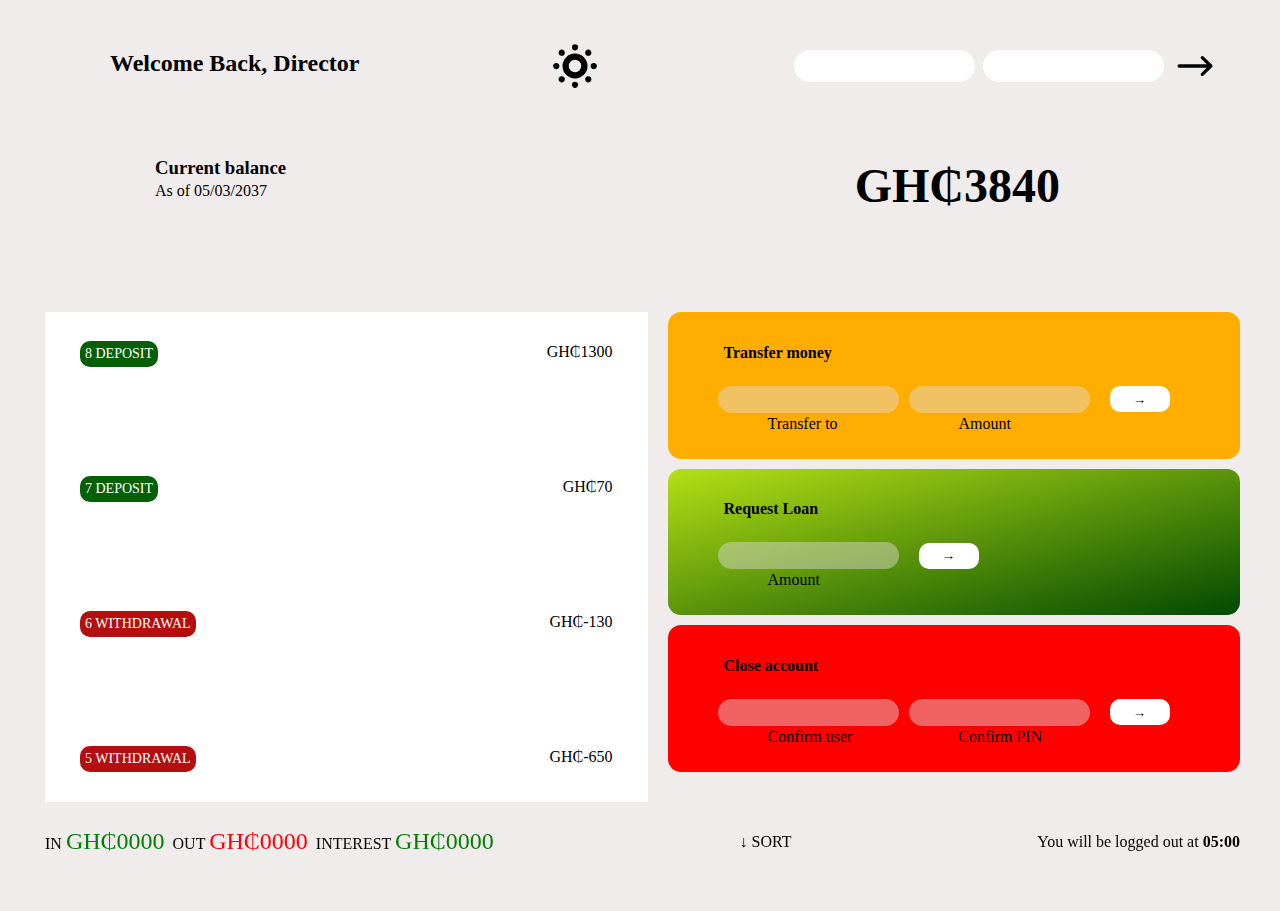
<file: Bank Page/index.html>
<!DOCTYPE html>
<html lang="en">
<head>
    <meta charset="UTF-8">
    <meta http-equiv="X-UA-Compatible" content="IE=edge">
    <meta name="viewport" content="width=device-width, initial-scale=1.0">
    <title>Bank Page</title>
    <link rel="stylesheet" href="styles.css">
</head>
<body>
    <header style="margin-left: 65px;">
       <div class="heading-things">
            <div class="welcome"><h2>Welcome Back, Director</h2></div>
            <div class="symbol"><img src="alt-brightness-svgrepo-com.svg" alt="logo"></div>
            <div class="forms">
                <input type="text" class="texty"><input type="text" class="texty" id="texty2"> 
                <div><img src="arrow-right-svgrepo-com.svg" alt="arrow" id="arrows"></div>
            </div>
       </div>
    </header>
    <main>
        <div class="sub-head">
            <div class="balance">
                <h3>Current balance</h3>
                <p>As of 05/03/2037</p>
            </div>
            <div class="money">
                <h2>GH₵3840</h2>
            </div>
        </div>
       <div class="transaction-container">
            <div class="record-list" style="background-color: rgb(255, 255, 255); padding: 15px;">
             <div class="money-line">
                <p id="green-tag">8 DEPOSIT</p>
                <p>GH₵1300</p>
            </div>
            <div class="money-line">
                <p id="green-tag">7 DEPOSIT</p>
                <p>GH₵70</p>
            </div>
            <div class="money-line">
                <p id="red-tag">6 WITHDRAWAL</p>
                <p>GH₵-130</p>
            </div>
            <div class="money-line">
                <p id="red-tag">5 WITHDRAWAL</p>
                <p>GH₵-650</p>
            </div>
            <div class="money-line">
                <p id="green-tag">4 DEPOSIT</p>
                <p>GH₵3000</p>
            </div>
            <div class="money-line">
                <p id="red-tag">3 WITHDRAWAL</p>
                <p>GH₵-400</p>
            </div>
            <div class="money-line">
                <p id="green-tag">2 DEPOSIT</p>
                <p>GH₵450</p>
            </div>
            <div class="money-line">
                <p id="green-tag">1 DEPOSIT</p>
                <p>GH₵200</p>
            </div>   
    </div> 
    <div class="options">
            <div class="transfer">
                <div class="tm"><h4>Transfer money</h4></div>
                
                <div class="pale-buttons"><div><figure><input type="text"
                     style="background-color: rgba(224, 219, 219, 0.452);
                     border-radius: 20px;
                     border-style: none;
                     height: 25px;
                     margin-bottom: 2px;"><figcaption style="margin-left: 50px;">Transfer to</figcaption></figure></div>
                      
                      <div style="margin-left: -70px;"><figure><input type="text"
                style="background-color: rgba(224, 219, 219, 0.452);
                border-radius: 20px;
                border-style: none;
                height: 25px;
                margin-bottom: 2px;"><figcaption style="margin-left: 50px;">Amount</figcaption></figure></div> 
                
            <div class="forward-button" style="margin-left: -20px;"><button style="width: 60px; background-color: 
            white; border-radius: 10px; height: 26px; border-style: none;">→</button></div>
            </div>     
            </div>

            <div class="transfer" id="loan">
                <div class="tm"><h4>Request Loan</h4></div>
                
                <div class="pale-buttons"><div><figure><input type="text"
                     style="background-color: rgba(224, 219, 219, 0.452);
                     border-radius: 20px;
                     border-style: none;
                     height: 25px;
                     margin-bottom: 2px;"><figcaption style="margin-left: 50px;">Amount</figcaption></figure></div>
                      
                
            <div class="forward-button" style="margin-left: -20px;"><button style="width: 60px; background-color: 
            white; border-radius: 10px; height: 26px; border-style: none;">→</button></div>
            </div>     
            </div>
        
            <div class="transfer" id="close">
                <div class="tm"><h4>Close account</h4></div>
                
                <div class="pale-buttons"><div><figure><input type="text"
                     style="background-color: rgba(224, 219, 219, 0.452);
                     border-radius: 20px;
                     border-style: none;
                     height: 25px;
                     margin-bottom: 2px;"><figcaption style="margin-left: 50px;">Confirm user</figcaption></figure></div>
                      
                      <div style="margin-left: -70px;"><figure><input type="text"
                style="background-color: rgba(224, 219, 219, 0.452);
                border-radius: 20px;
                border-style: none;
                height: 25px;
                margin-bottom: 2px;"><figcaption style="margin-left: 50px;">Confirm PIN</figcaption></figure></div> 
                
            <div class="forward-button" style="margin-left: -20px;"><button style="width: 60px; background-color: 
            white; border-radius: 10px; height: 26px; border-style: none;">→</button></div>
            </div>     
          </div> 
       </div>
    </div>
  </div>
    </main>
    <footer>
        <div class="ins-outs">
            <div class="small-in"><p>IN <span style="color: green; font-size: 24px;">GH₵0000</span></p>
            <p>OUT <span style="color:red; font-size:24px;">GH₵0000</span> </p>
            <p>INTEREST <span style="color: green; font-size: 24px;">GH₵0000</span></p></div>
               <div>↓ SORT</div>
        <div><p>You will be logged out at <b>05:00</b></p></div>
     </div>

    </footer>
    
</body>
</html>
</file>
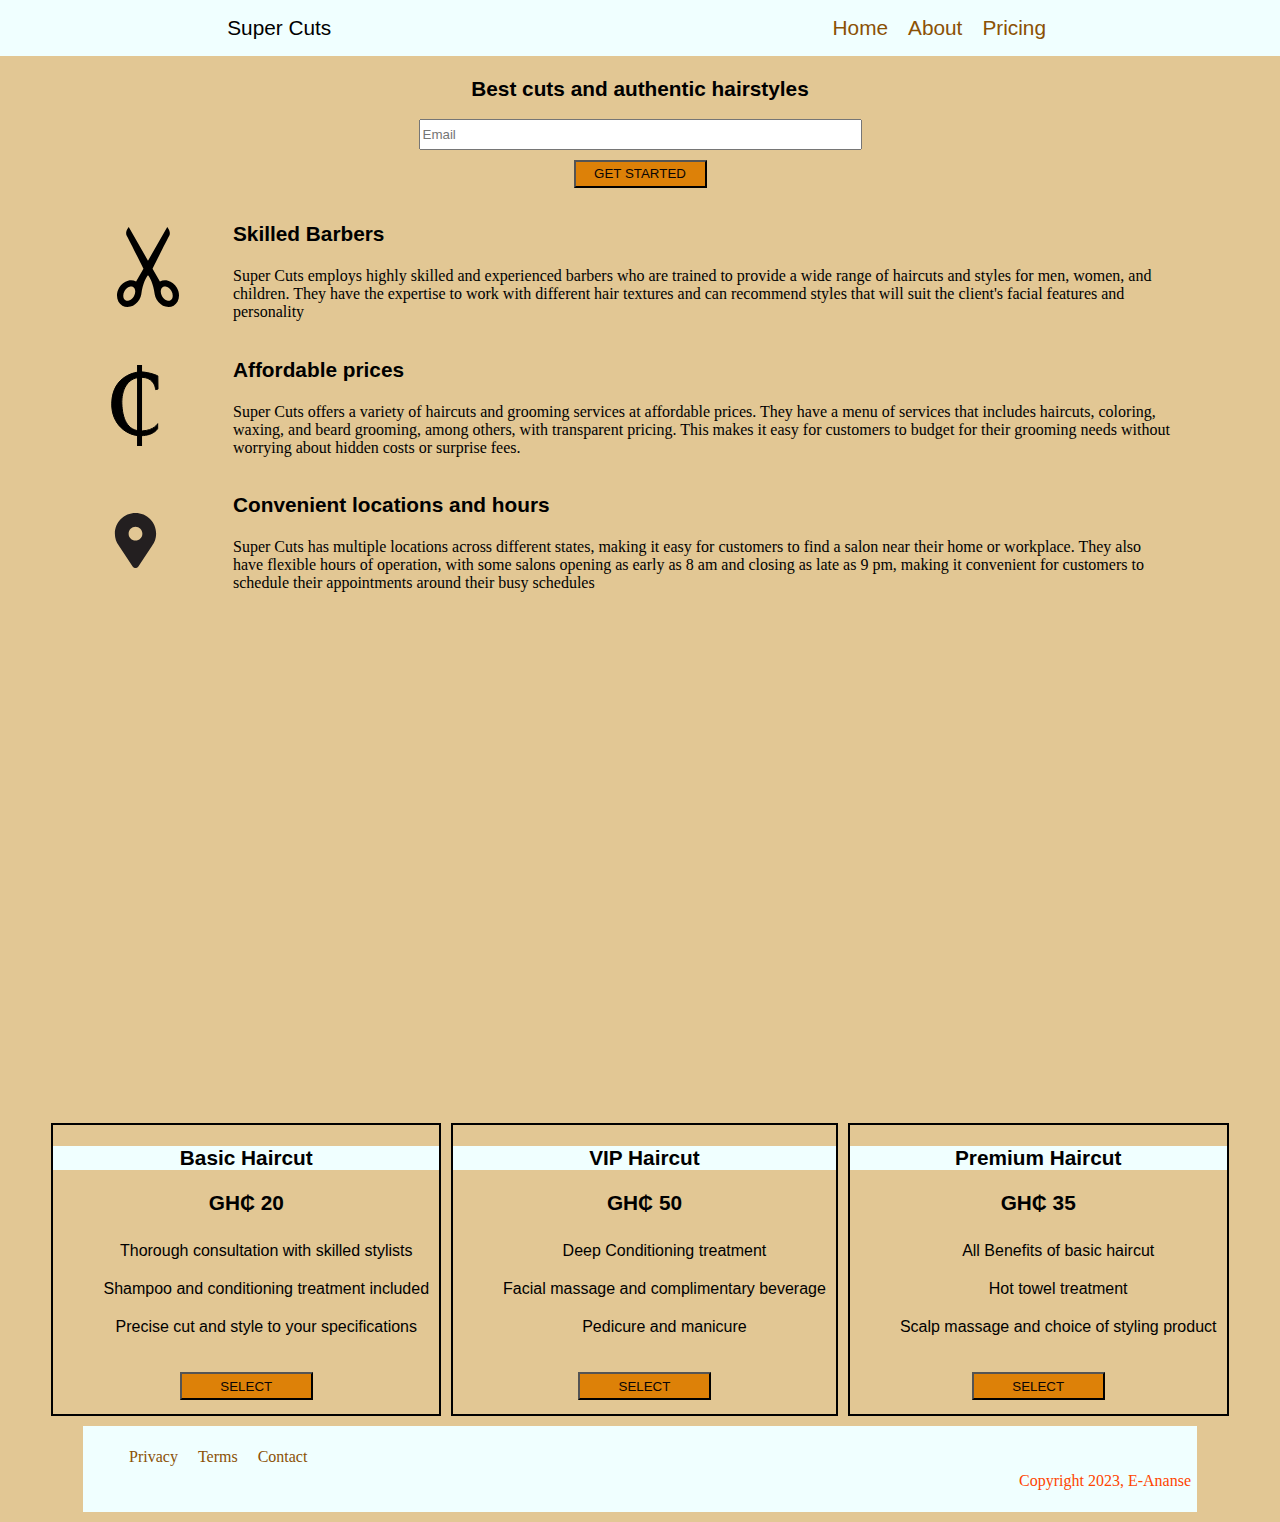
<file: Barber Shop/index.html>
<!DOCTYPE html>
<html lang="en">
<head>
    <meta charset="UTF-8">
    <meta http-equiv="X-UA-Compatible" content="IE=edge">
    <meta name="viewport" content="width=device-width, initial-scale=1.0">
    <title>Super Cut</title>
    <link rel="stylesheet" href="styles.css"/>
</head>
<body>
   <nav class="navbar">
    <div class="navbar-title text">Super Cuts</div>
    <ul class="navbar-menu">
        <li class="text"><a href="#homesection" class="links">Home</a></li>
        <l1 class="text"><a href="#aboutsection" class="links">About</a></l1>
        <l1 class="text"><a href="#pricingsection" class="links">Pricing</a></l1>
    </ul>
   </nav>
<div class="small-heading"><h2 class="text">Best cuts 
    and authentic hairstyles</h2></div>
    <div class="submission-container">
        <div><input type="email" placeholder="Email" class="input"></input></div>
        <div><button type="submit" class="btn">GET STARTED</button></div>
    </div>
 <div class="features" id="homesection">
    <div class="hope"><div class="pray"><img src="scissors-svgrepo-com.svg" class="cedi"></div>
        <div class="skilled"><h3 class="text">Skilled Barbers</h3><p class="talk">Super Cuts 
        employs highly skilled and experienced 
        barbers who are trained to provide a wide
        range of haircuts and styles for men, women, and children. 
        They have the expertise to work with different hair textures and can recommend 
        styles that will suit the client's facial features and personality</p></div></div>
    <div class="hope"><img src="Cedi.svg" class="cedi">
        <div><h3 class="text afford">Affordable prices</h3>
        <p class="talk">Super Cuts offers a variety of haircuts 
            and grooming services at affordable prices.
            They have a menu of services that includes haircuts,
            coloring, waxing, and beard grooming,
            among others, with transparent pricing.
            This makes it easy for customers to budget for 
            their grooming needs 
            without worrying about hidden costs or surprise fees.</p></div></div>   
    <div class="hope"><img src="location-pin-svgrepo-com.svg" class="cedi"><div><h3 class="text">Convenient locations and hours</h3>
        <p class="talk">Super Cuts has 
        multiple locations across different states, 
        making it easy for customers to find a salon
        near their home or workplace. They also have
        flexible hours of operation, with some salons
        opening as early as 8 am and closing as late 
        as 9 pm, making it convenient for customers to schedule 
        their appointments around their busy schedules</p></div></div>          
 </div>   
    <div class="video" id="aboutsection">
        <iframe width="560" height="315" src="https://www.youtube.com/watch?v=wPS-TlWiQzs&pp=ygULYmFyYmVyIHNob3A%3D"
        title="Barber Shop" frameborder="0" allow="accelerometer; autoplay; picture-in-picture"
        allowfullscreen></iframe>
    </div>
    <div class="bigger"><div class="price-container">
        <div class="prices">
            <h3 class="text" style="background-color: azure;">Basic Haircut</h3>
            <h2 class="text">GH₵ 20</h2>
            <ul>
               <li>Thorough consultation with skilled stylists</li>
               <li>Shampoo and conditioning treatment included</li>
               <li>Precise cut and style to your specifications</li> 
            </ul>
            <div><button type="submit" class="btn">SELECT</button></div>
        </div>        
    </div>
    <div class="price-container" id="pricingsection">
        <div class="prices">
           <div style="background-color: azure;"><h3 class="text">VIP Haircut</h3></div> 
            <h2 class="text">GH₵ 50</h2>
            <ul>
               <li>Deep Conditioning treatment</li>
               <li>Facial massage and complimentary beverage</li>
               <li>Pedicure and manicure</li>
            </ul>
            <div><button type="submit" class="btn">SELECT</button></div>
        </div>        
    </div>
    <div class="price-container">
        <div class="prices">
            <h3 class="text" style="background-color: azure;">Premium Haircut</h3>
            <h2 class="text">GH₵ 35</h2>
            <ul>
               <li>All Benefits of basic haircut</li>
               <li>Hot towel treatment</li>
               <li>Scalp massage and choice of styling product</li> 
            </ul>
            <div><button type="submit" class="btn">SELECT</button></div>
        </div>        
    </div>
</div>
<footer style="background-color: azure; margin: 10px 75px; padding: 6px;">
    <ul class="navbar-menu">
    <li><a href="homesection" class="links">Privacy</a></li>
    <l1><a href="aboutsection" class="links">Terms</a></l1>
    <l1><a href="pricingsection" class="links">Contact</a></l1>
</ul>
 <p style="text-align: right; margin-top: -10px; color: orangered;" >Copyright 2023, E-Ananse</p>
</footer>
    


</body>
</html>
</file>
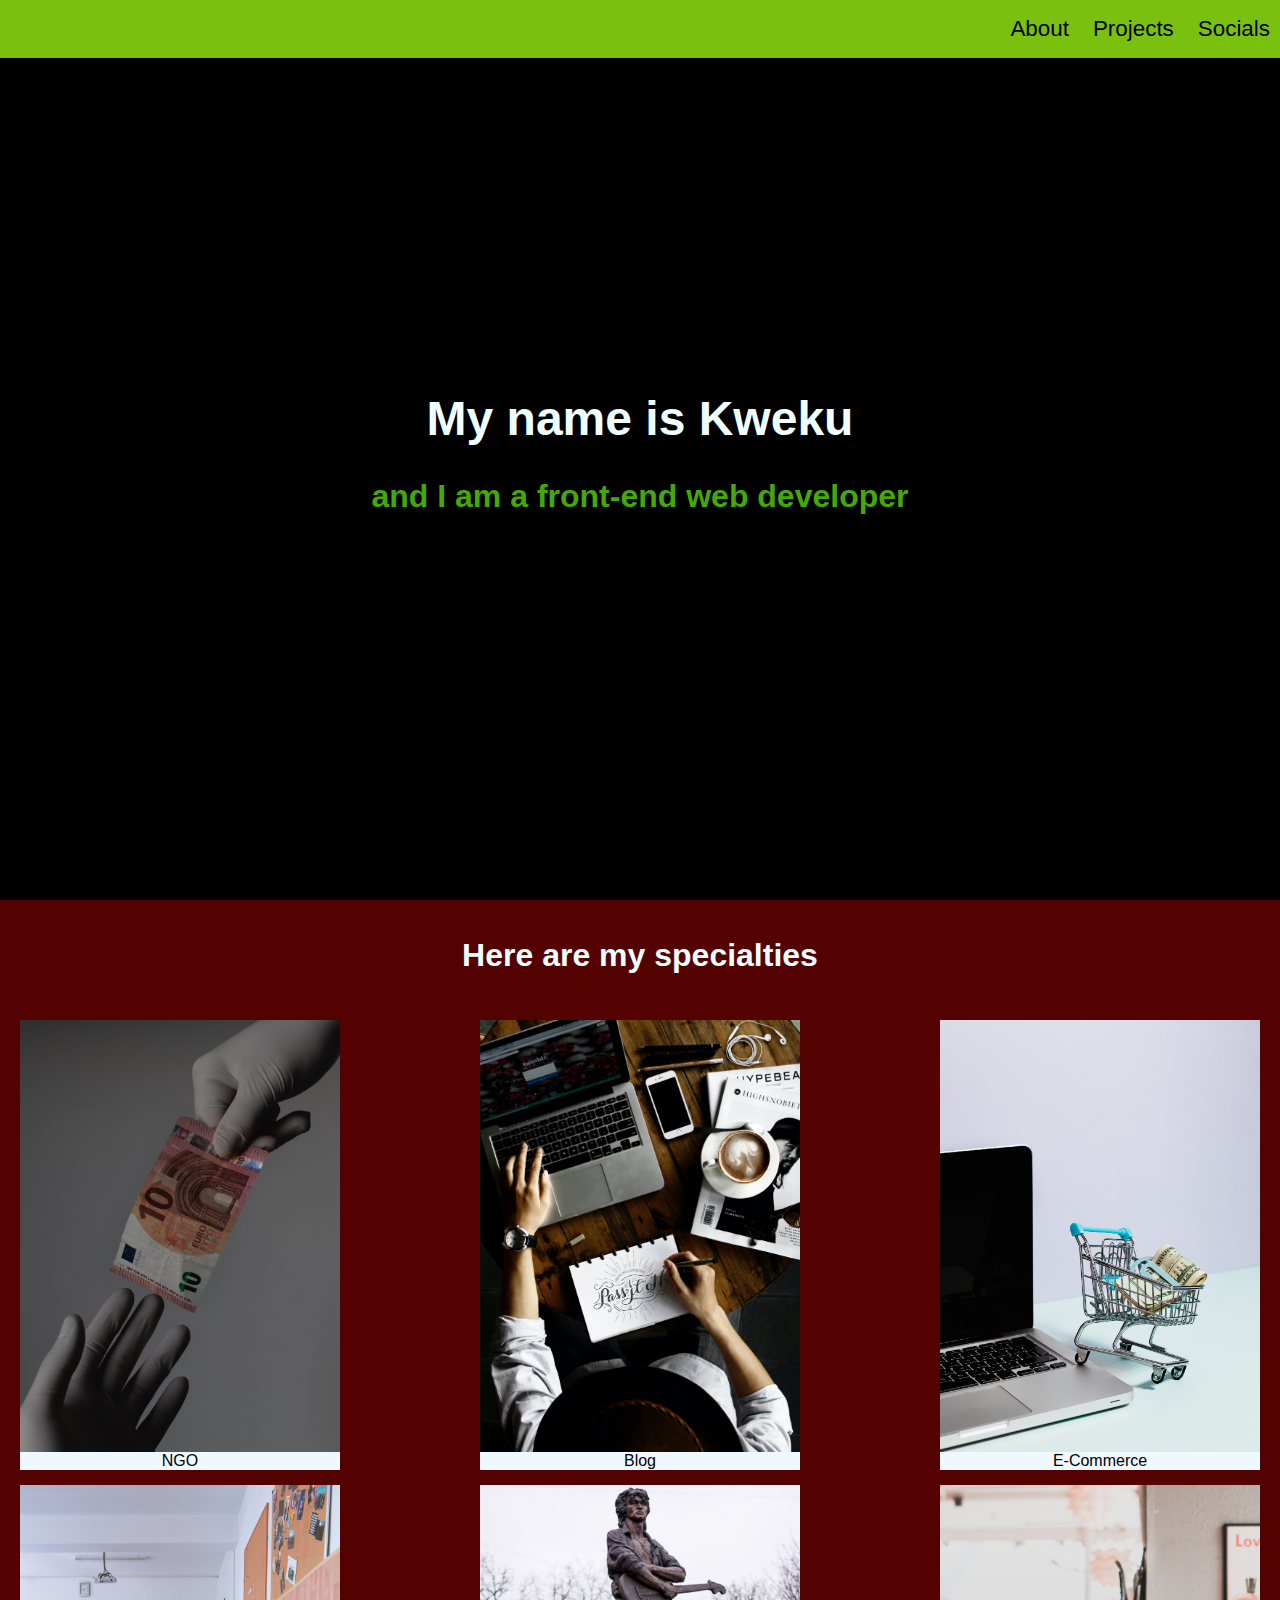
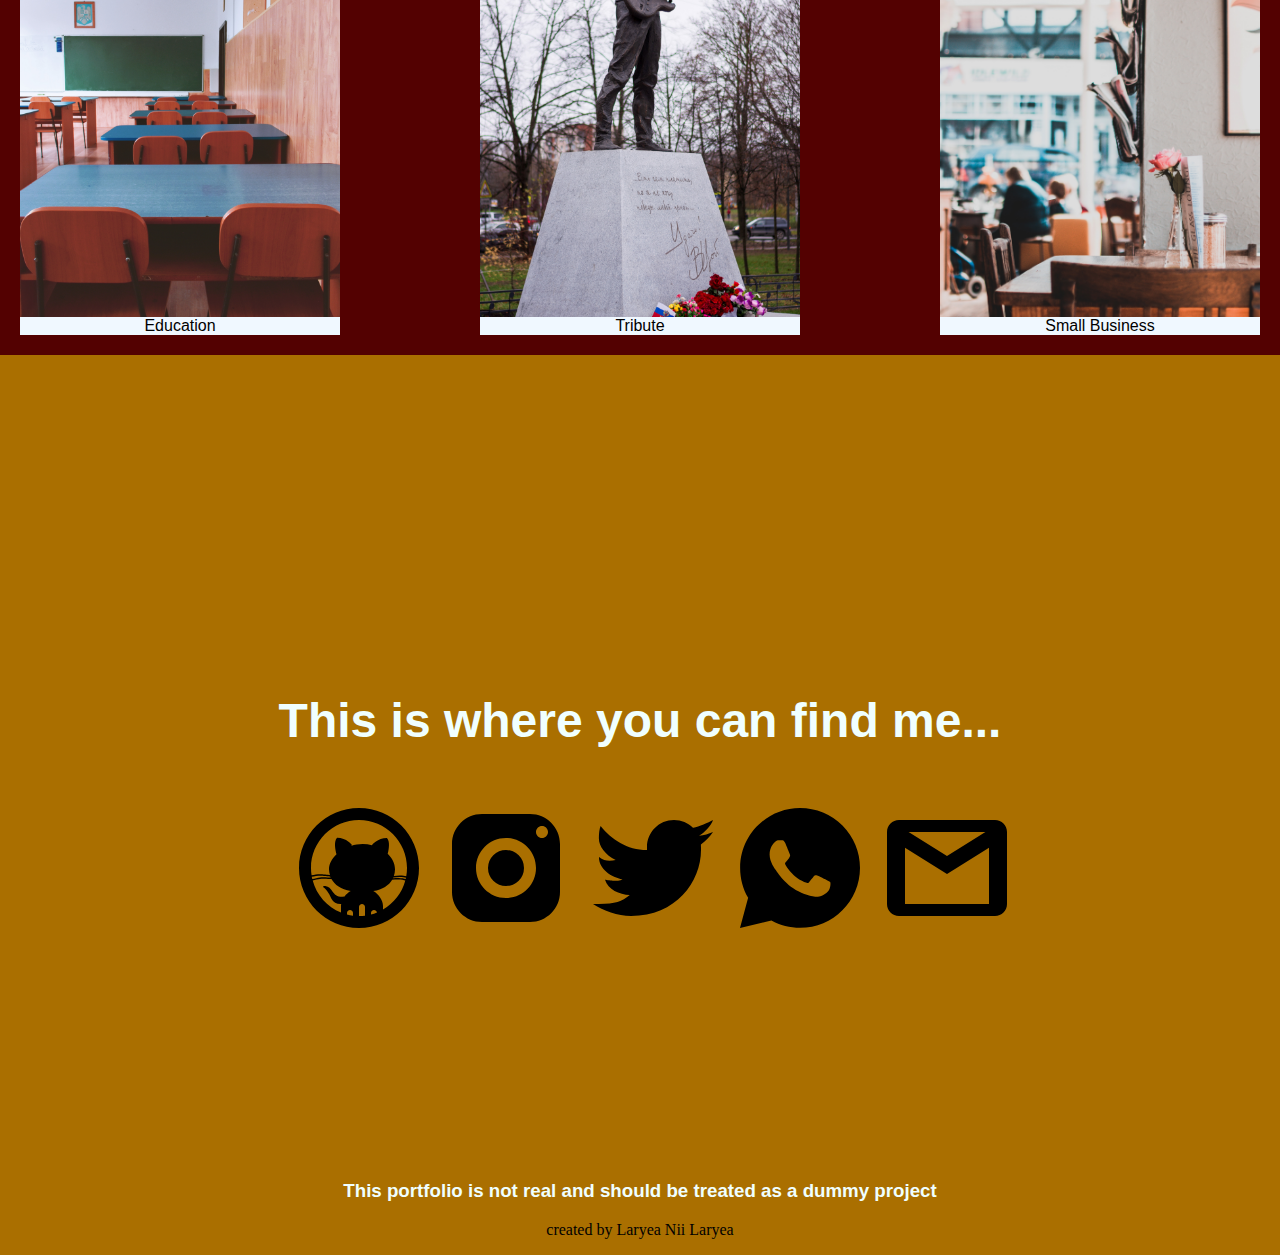
<file: Dummy Portforlio/index.html>
<!DOCTYPE html>
<html lang="en">
<head>
    <meta charset="UTF-8">
    <meta http-equiv="X-UA-Compatible" content="IE=edge">
    <meta name="viewport" content="width=device-width, initial-scale=1.0">
    <title>Portfolio</title>
    <link rel="stylesheet" href="styles.css">
</head>
<body>
    <nav class="top-bar">
        <ul>
            <a href="#about">About</a>
            <a href="#projects">Projects</a>
            <a href="#socials">Socials</a>
        </ul>
    </nav>
<section class="about-page">  
    <div id="about">
        <div class="about-container"><h1>My name is Kweku</h1>
        <h2>and I am a front-end web developer</h2>
    </div></div>
</section>
<section class="projects-page">
    <div id="projects">
        <h2 style="color:azure;">Here are my specialties</h2>
</div>
<div class="pictures-container">
    <div class="picture" id="ngo">
        <div class="caption">NGO</div>
    </div>
    <div class="picture" id="blog"><div class="caption">Blog</div></div>
    <div class="picture" id="ecommerce"> <div class="caption">E-Commerce</div></div>
    <div class="picture" id="school"><div class="caption">Education</div></div>
    <div class="picture" id="tribute"><div class="caption">Tribute</div></div>
    <div class="picture" id="business"><div class="caption">Small Business</div></div>   
</div>
</section>
<section id="socials">
    <div class="socials-container">
        <div class="findme">
            <div><h1 style="color: azure; 
            font-family: sans-serif; text-align: center;">
            This is where you can find me...</h1>
        </div>
            <div class="social-icons">
                <ul class="social-distancing"><img src="icons8-github (1).svg" alt="">
                    <img src="icons8-instagram (1).svg" alt="">
                    <img src="icons8-twitter (1).svg">
                    <img src="icons8-whatsapp (1).svg">
                    <img src="icons8-gmail-logo (1).svg">
                </ul>
            </div>
        </div>
        <div class="disclaimer">
            <h3 style="color: azure; 
            font-family: Verdana, Geneva, Tahoma, sans-serif;">
            This portfolio is not real and should be treated
            as a dummy project</h3>
            <p>created by Laryea Nii Laryea</p>
        </div>     

    </div>
</section>
 
</body>
</html>
</file>
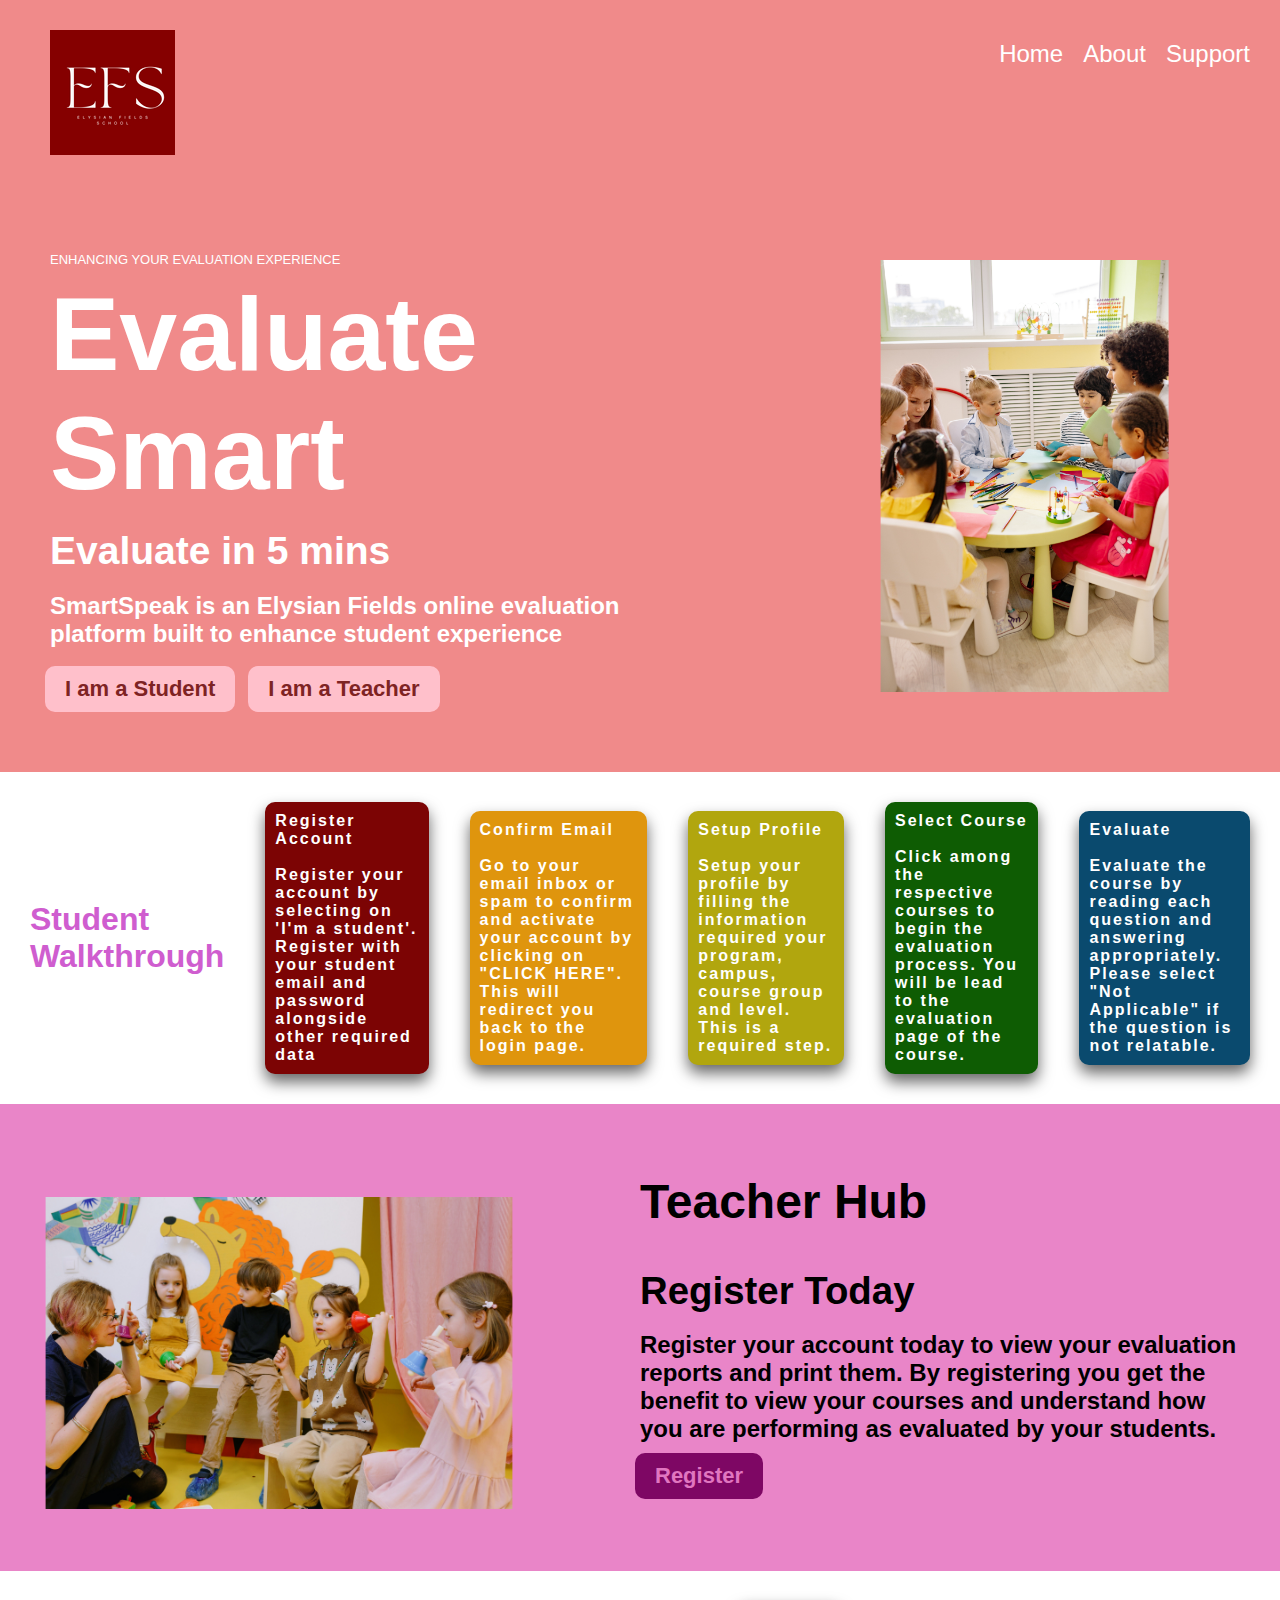
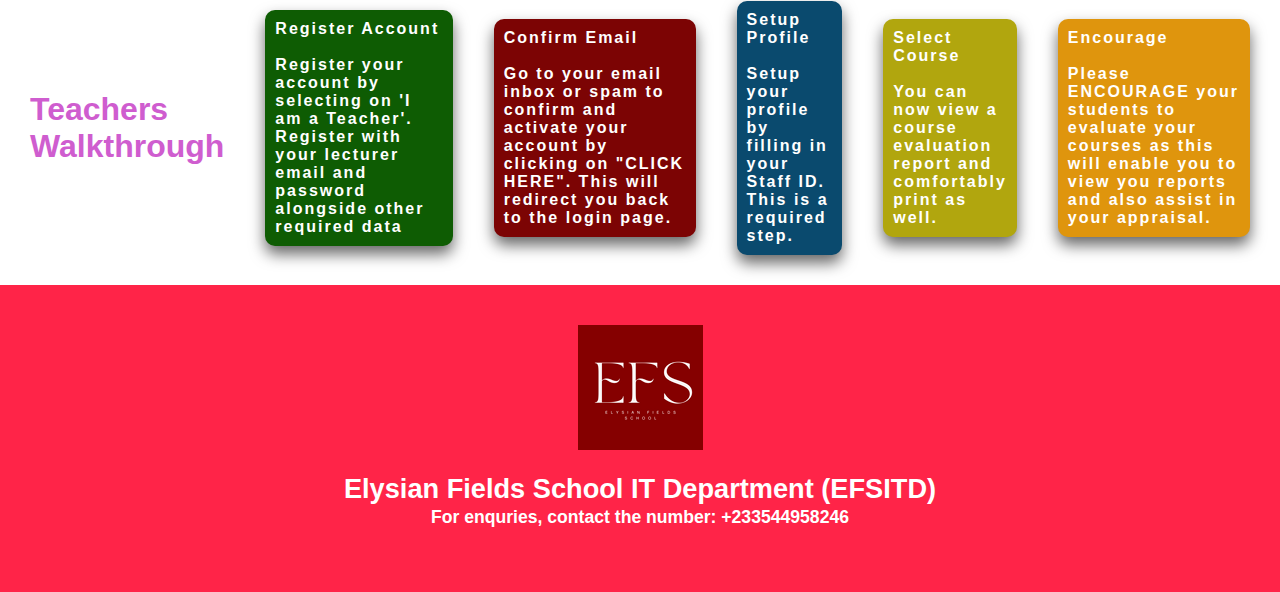
<file: Evaluation Welcome/index.html>
<!DOCTYPE html>
<html lang="en">
<head>
    <meta charset="UTF-8">
    <meta http-equiv="X-UA-Compatible" content="IE=edge">
    <meta name="viewport" content="width=device-width, initial-scale=1.0">
    <link rel="stylesheet" href="styles.css">
    <title>Evaluation</title>
</head>
<body>
    <main>
        <header class="head">
        <div class="head-konko">
          <div><img src="rsz_elysian_fields_logo.png" alt="school logo"></div>
          <nav>
            <ul class="nav-konko">
                <li class="menu">Home</li>
                <li class="menu">About</li>
                <li class="menu">Support</li>
            </ul> 
          </nav>  
         </div>  
         <div class="bigger-picture">
            <div class="enhance"><p>ENHANCING YOUR EVALUATION EXPERIENCE</p>
             <h2 style="font-size: 8em; margin-top: -5px; padding: 0;">Evaluate Smart</h2>
             <h3 style="font-size: 3em; margin-top: -70px;">Evaluate in 5 mins</h3>
             <h4 style="font-size: 1.5rem; margin-top: -20px;">SmartSpeak is an Elysian Fields online evaluation 
                platform built to enhance student experience 
                <br>
                <button class="click">I am a Student</button><button class="click">I am a Teacher</button> </h4>
             
            </div>
            <div class="image"><img src="pexels-yan-krukau-8613059.jpg" alt="picture of students and teacher"></div>
         </div>

        </header>
    <section class="bars">
        <div class="bar-title">Student Walkthrough</div>
        <div class="solid" id="red">Register Account <br><br>
            Register your account by selecting on 
            'I'm a student'. Register with your student email
             and password alongside other required data</div>
        <div class="solid" id="orange">Confirm Email <br><br>
            Go to your email inbox or spam to confirm and 
            activate your account by clicking on "CLICK HERE". 
            This will redirect you back to the login page.</div>
        <div class="solid" id="yellow">Setup Profile <br><br>
            Setup your profile by filling the
             information required your program, campus, 
            course group and level. This is a required step.</div>
        <div class="solid" id="green">Select Course <br><br>
            Click among the respective courses to begin the 
            evaluation process. 
            You will be lead to the evaluation page of the course.</div>
        <div class="solid" id="blue">Evaluate <br><br>
            Evaluate the course by reading each question 
            and answering appropriately. Please select "Not Applicable" 
            if the question is not relatable.</div>
    </section>
    <header class="head" id="low-head">
        <div class="big-picture"> 
            <div class="imager" id="second"><img src="pexels-ksenia-chernaya-8535230.jpg" 
                alt="picture of students and teacher"></div>
            <div class="teacher">
             <h2 style="font-size: 3em; font-family: Arial, Helvetica, sans-serif;">Teacher Hub</h2>
             <h3 style="font-size: 2.4em; font-family: Arial, Helvetica, sans-serif;">Register Today</h3>
             <h4 style="font-size: 1.5rem; margin-top: -20px; font-family: Arial, Helvetica, sans-serif;">Register your account today
                 to view your evaluation reports and print them. 
                 By registering you get the benefit to view your courses 
                 and understand how you are performing as evaluated by your students.
                <br>
                <button class="click2">Register</button></h4>
            </div>
        </div>
    </header>
    <section class="bars">
        <div class="bar-title">Teachers Walkthrough</div>
        <div class="solid" id="green">Register Account <br><br>
            Register your account by selecting on 'I am a Teacher'. 
            Register with your lecturer email and password
             alongside other required data</div>
        <div class="solid" id="red">Confirm Email <br><br>
            Go to your email inbox or spam to confirm and 
            activate your account by clicking on "CLICK HERE". 
            This will redirect you back to the login page.</div>
        <div class="solid" id="blue">Setup Profile <br><br>
            Setup your profile by filling in your Staff ID. 
            This is a required step.</div>
        <div class="solid" id="yellow">Select Course <br><br>
            You can now view a course evaluation report and comfortably print as well.</div>
        <div class="solid" id="orange">Encourage <br><br>
            Please ENCOURAGE your students to evaluate 
            your courses as this will enable you to
            view you reports and also assist in your appraisal.</div>
    </section>
    <footer class="feet">
        <img src="rsz_elysian_fields_logo.png" alt="logos">
        <h2 style="font-family: Arial, Helvetica, sans-serif; color: white; font-size: 1.7em;">
            Elysian Fields School IT Department (EFSITD)</h2>
        <h4 style="font-family: Arial, Helvetica, sans-serif; color: white; font-size: 1.1em; margin-top: -20px; align-items: center;">  
            For enquries, contact the number: +233544958246</h4>
    </footer>
    </main>
</body>
</html>
</file>
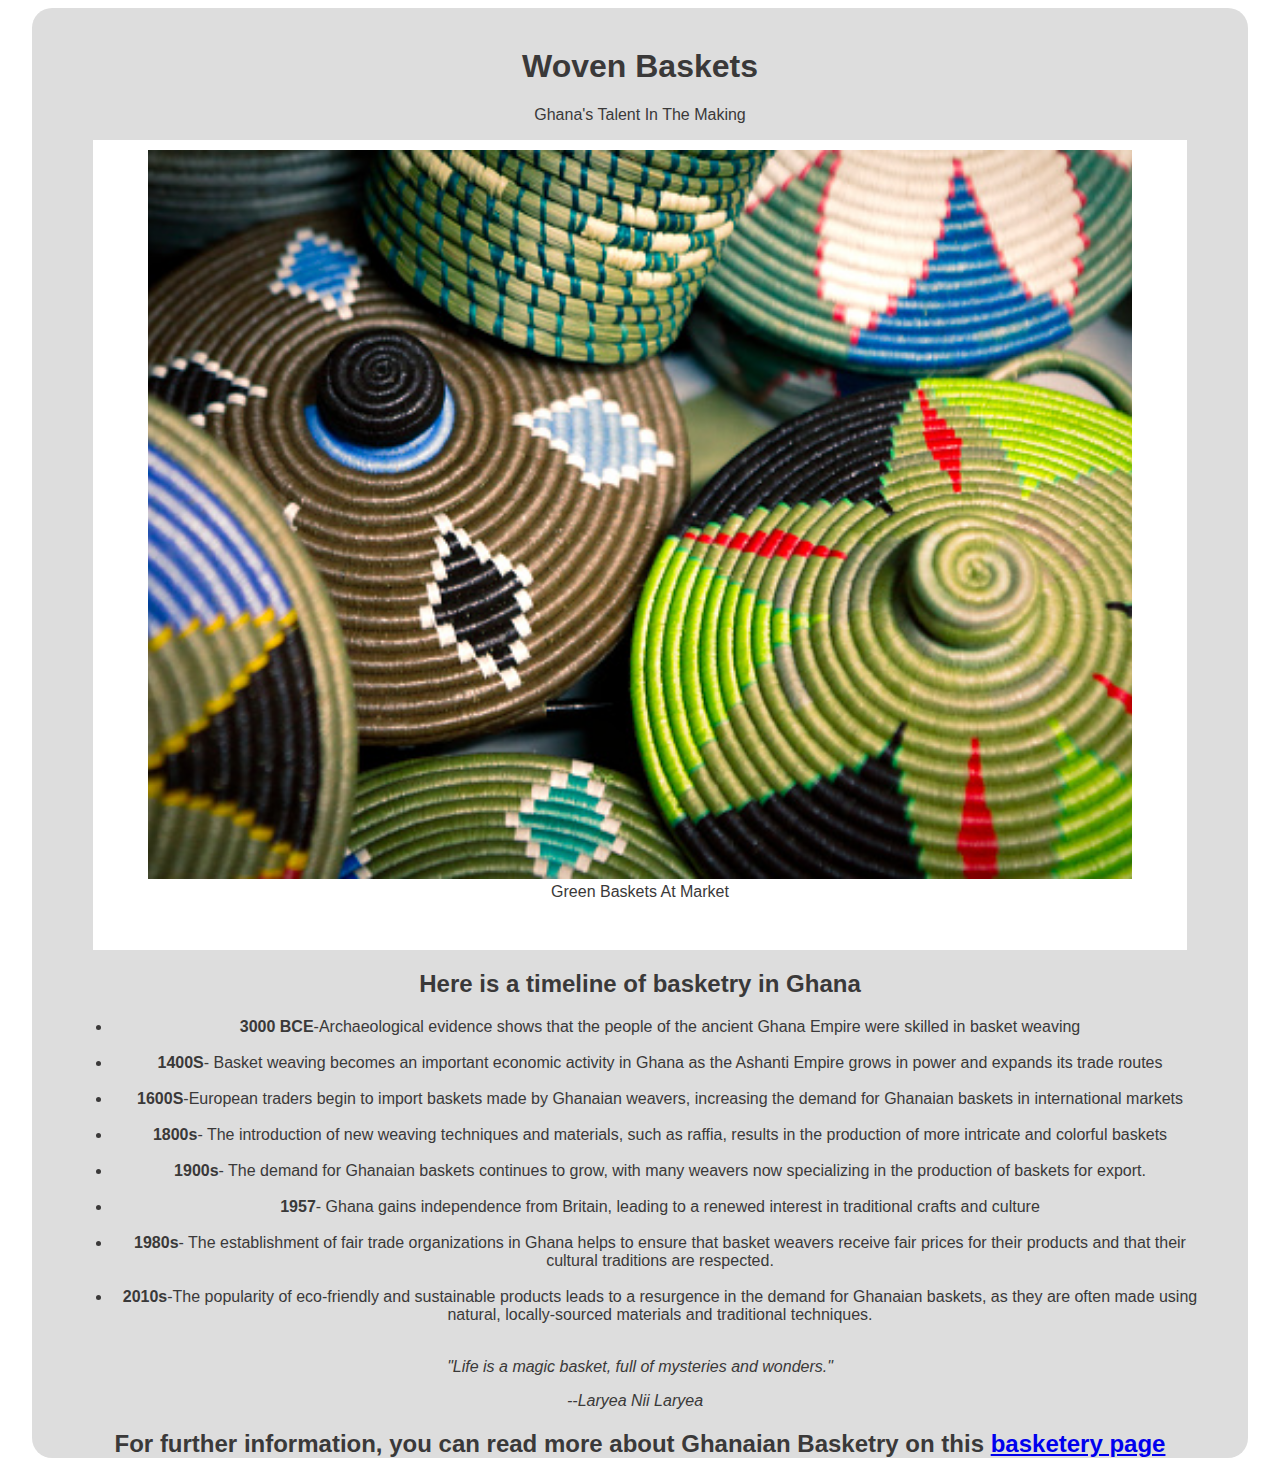
<file: Ghana baskets/index.html>
<!DOCTYPE html>
<html lang="en">
<head>
    <meta charset="UTF-8">
    <meta http-equiv="X-UA-Compatible" content="IE=edge">
    <meta name="viewport" content="width=device-width, initial-scale=1.0">
    <title>Baskets</title>
    <link rel="stylesheet" href="style.css"/>
</head>
<body>
    <div class="board">
        <h1>Woven Baskets</h1>
        <p>Ghana's Talent In The Making</p>
       <div class="image-container"><img src="istockphoto-918541440-170667a.jpg" alt="Baskets"/>
        <figcaption>Green Baskets At Market</figcaption></figure></div><figure>
       <h2>Here is a timeline of basketry in Ghana</h2>
       <div class="text-container">
    <ul>
        <li><b>3000 BCE</b>-Archaeological evidence shows that the people of the ancient
             Ghana Empire were skilled in basket weaving </li><br>
        <li><b>1400S</b>- Basket weaving becomes an important
             economic activity in Ghana as 
            the Ashanti Empire grows in power 
            and expands its trade routes</li><br>
        <li><b>1600S</b>-European traders begin to import baskets made by Ghanaian weavers, increasing 
            the demand for Ghanaian baskets 
            in international markets </li><br>
        <li><b>1800s</b>- The introduction of new weaving techniques and materials, such as raffia, results
             in the production of more intricate and colorful baskets</li><br>
        <li><b>1900s</b>- The demand for Ghanaian baskets continues to grow, with many weavers 
            now specializing in the production of baskets for export.</li><br>
        <li><b>1957</b>- Ghana gains independence from Britain, leading to 
            a renewed interest in traditional crafts and culture</li><br>
        <li><b>1980s</b>- The establishment of fair trade organizations in Ghana helps to ensure that basket weavers receive 
            fair prices for their products and 
            that their cultural traditions are respected.</li><br>
        <li><b>2010s</b>-The popularity of eco-friendly and sustainable products leads to a resurgence in the demand for Ghanaian baskets, as they are often made using natural,
             locally-sourced materials and traditional techniques.</li><br> </ul>
    <p><i>"Life is a magic basket, full of mysteries and wonders."</i></i></p>
    <p class="myname"><i>--Laryea Nii Laryea</i></p>
            </div>
    <h2>For further information, you can read more about Ghanaian Basketry on this
         <a href="https://www.thebasketroom.com/pages/ghana">basketery page</a></h2>        
    </div>
    
</body>
</html>
</file>
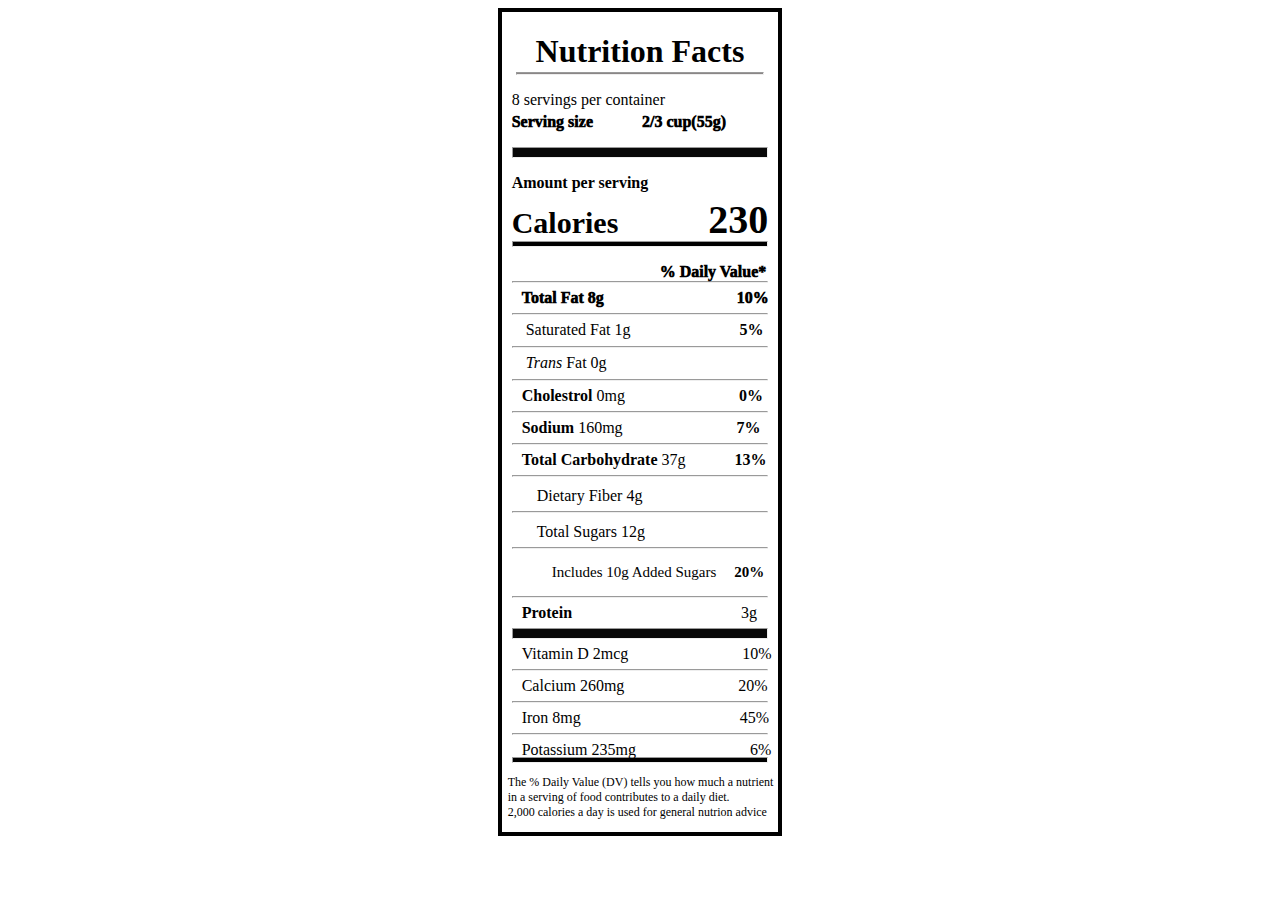
<file: nutrition pack/index.html>
<!DOCTYPE html>
<html lang="en">
<head>
    <meta charset="UTF-8">
    <meta http-equiv="X-UA-Compatible" content="IE=edge">
    <meta name="viewport" content="width=device-width, initial-scale=1.0">
    <title>Nutrition Pack</title>
    <link rel="stylesheet" href="styles.css">
</head>
<body>
    <div class="konko">
        <h1 class="heading">Nutrition Facts</h1>
        <hr class="divide">    
   <div class="firstset"> <p class="letter">8 servings per container</p>
    <p><span class="span">Serving size</span> <span class="span1">2/3 cup(55g)</span></p>
   </div> 
   <hr class="thickness">
   <div class="firstset"> <p class="letter"><span class="anotherone">Amount per serving</span></p>
    <p><span class="calo">Calories</span><span class="span2">230</span></p>
   </div> 
   <hr class="semithick">
   <p class="daily">% Daily Value*</p>
   <hr class="thinlines">
   <p><div class="downkon"><span class="span"><strong>Total Fat 8g</strong></span>
     <span class="spanner"><b>10%</b></span></p></div>
   <hr class="thinlines">
  <div class="steady"><span class="spite">Saturated Fat 1g</span> <span class="spont"><b>5%</b></span></p></div>
   <hr class="thinlines">
  <div class="steady"><span class="spite"><i>Trans</i> Fat 0g</span> <span class="spont"><b></b></span></p></div>
  <hr class="thinlines">  
  <p><div class="downkon"><span class="choles"><strong>Cholestrol</strong> 0mg</span>
    <span class="choly"><b>0%</b></span></p></div>  
  <hr class="thinlines">
  <p><div class="downkon"><span class="choles"><strong>Sodium</strong> 160mg</span>
    <span class="choly"><b>7%</b></span></p></div>  
  <hr class="thinlines">
  <p><div class="downkon"><span class="choles"><strong>Total Carbohydrate</strong> 37g</span>
    <span class="thirteen"><b>13%</b></span></p></div>  
  <hr class="thinlines">
  <p class="totheleft">Dietary Fiber 4g</p>
  <hr class="thinlines">
  <p class="totheleft">Total Sugars 12g</p>
  <hr class="thinlines">
  <p class="tothefarleft">Includes 10g Added Sugars<span class="twenties"><b>20%</b></span></p>
  <hr class="thinlines">
  <p><div class="downkon"><span class="choles"><strong>Protein</strong></span>
    <span class="threegrams">3g</span></p></div> 
<hr class="thickness">
<p><div class="downkon"><span class="choles">Vitamin D 2mcg</span>
    <span class="choly">10%</span></p></div>  
  <hr class="thinlines">
  <p><div class="downkon"><span class="choles">Calcium 260mg</span>
    <span class="choly">20%</span></p></div>  
  <hr class="thinlines">
  <p><div class="downkon"><span class="choles">Iron 8mg</span>
    <span class="iron">45%</span></p></div>  
  <hr class="thinlines">
  <p><div class="downkon"><span class="choles">Potassium 235mg</span>
    <span class="choly">6%</span></p></div>  
  <hr class="semithick">
<p class="textmessage">The % Daily Value (DV) 
    tells you how much a nutrient <br> in a serving of 
food contributes to a daily diet. <br> 2,000 calories a day is 
used for general nutrion advice</p>










</div>    
</body>
</html>
</file>
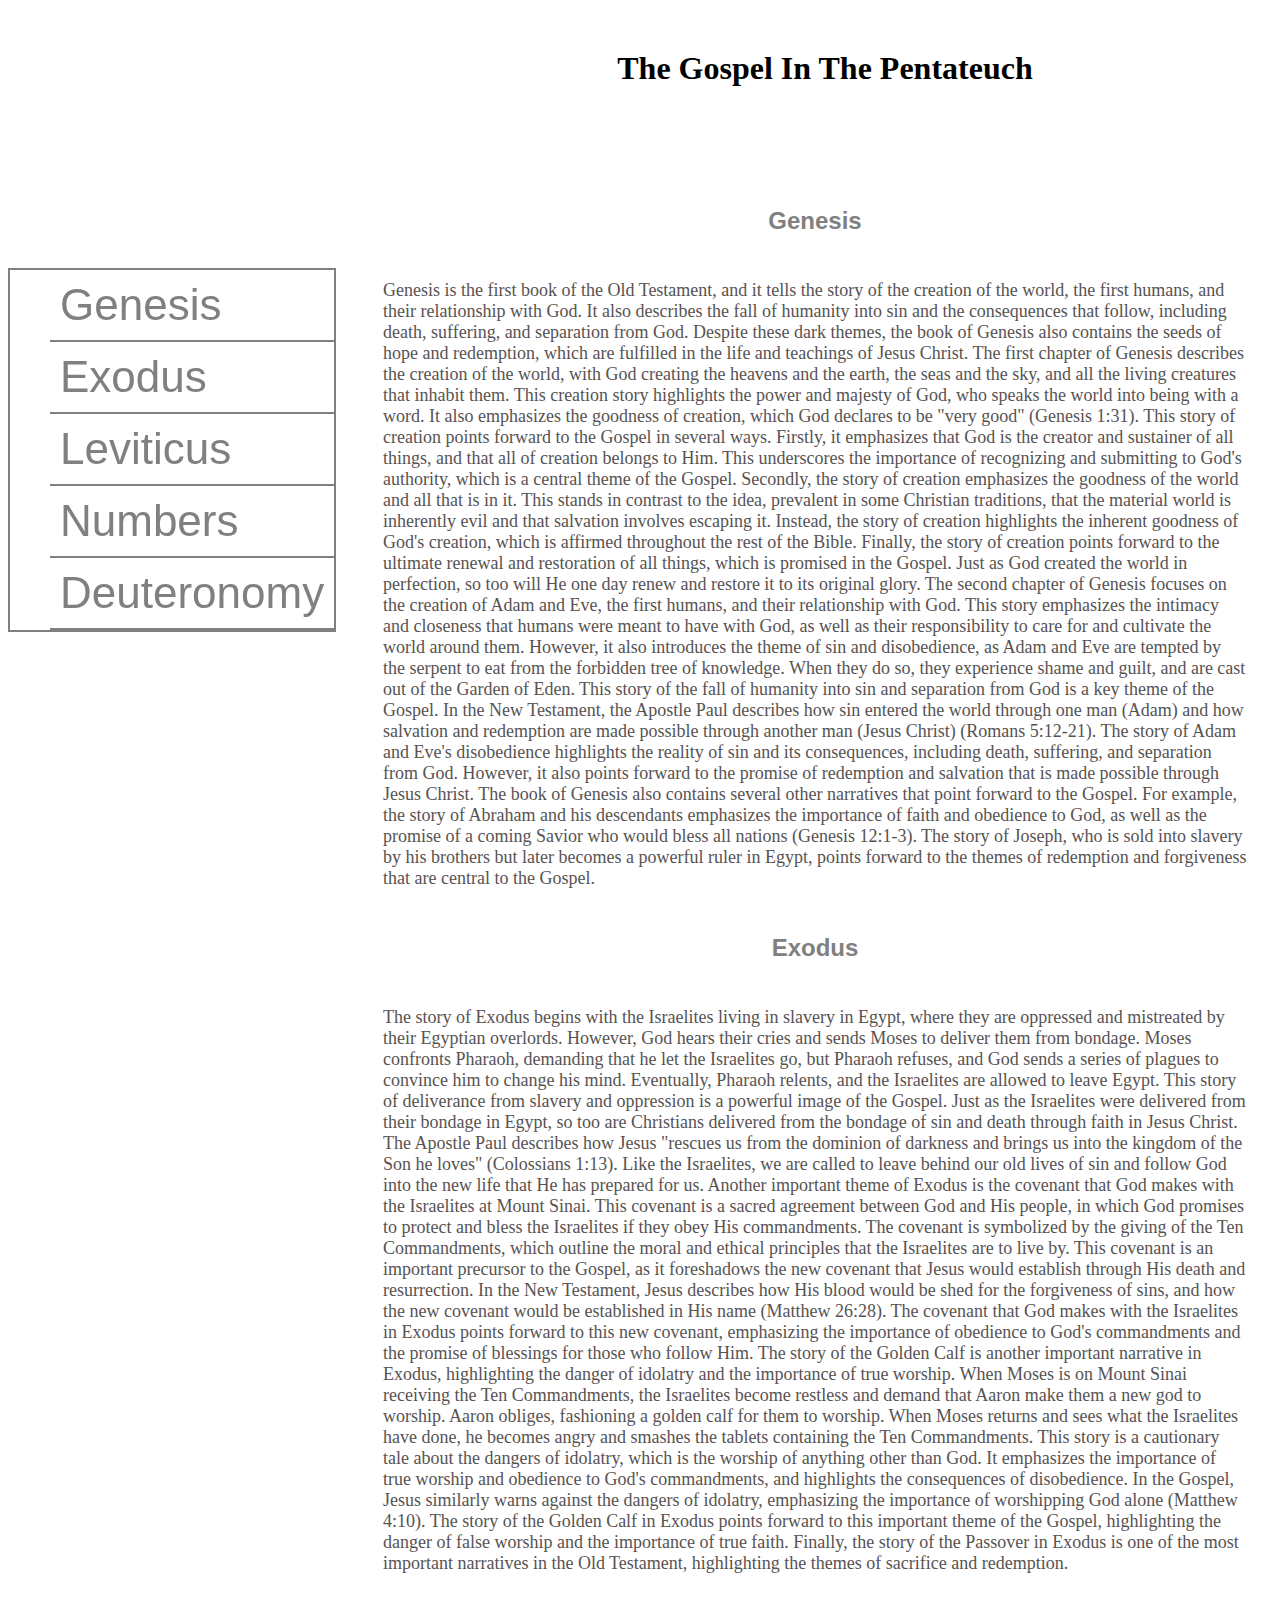
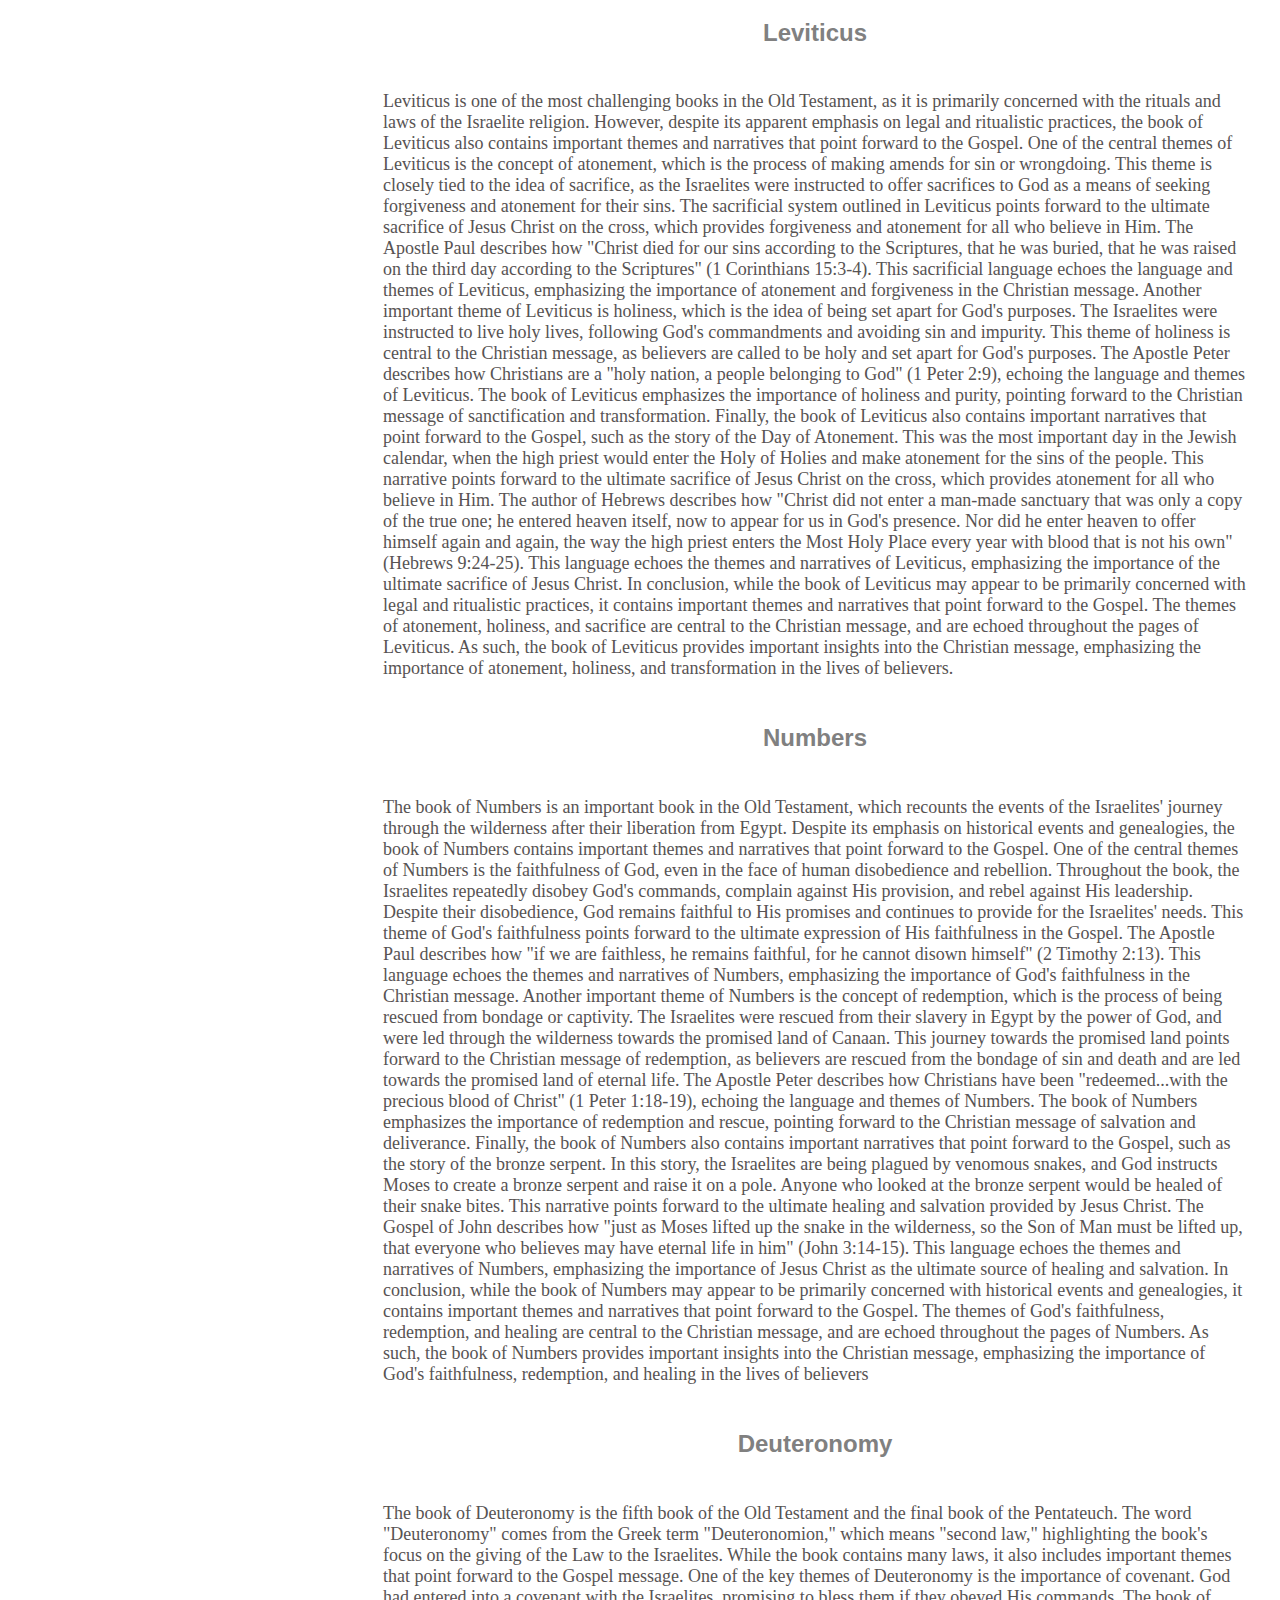
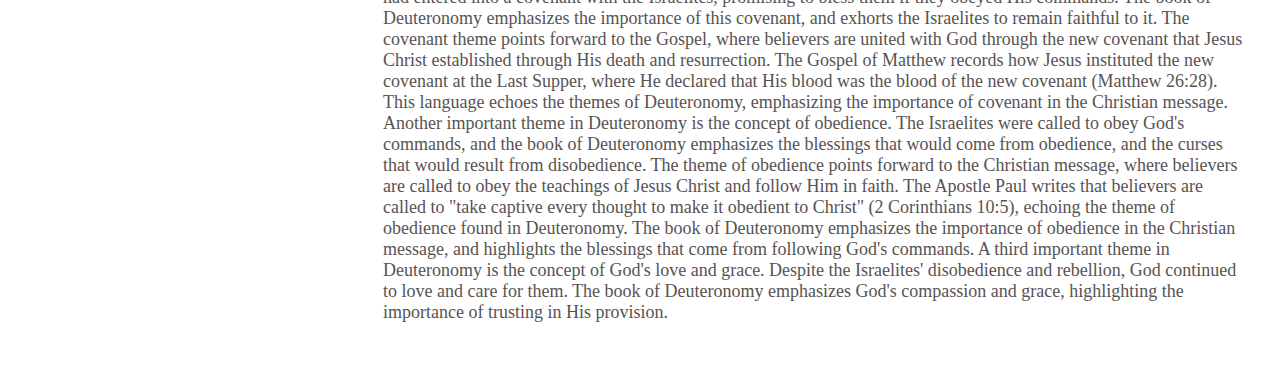
<file: Pentatuech/index.html>
<!DOCTYPE html>
<html lang="en">
<head>
    <meta charset="UTF-8">
    <meta http-equiv="X-UA-Compatible" content="IE=edge">
    <meta name="viewport" content="width=device-width, initial-scale=1.0">
    <title>Gospel In The Pentateuch</title>
    <link rel="stylesheet" href="styles.css"/>
</head>
<body>
    <h1 class="title">The Gospel In The Pentateuch</h1>
<div class="container"> 
    <div class="con-one">
<ul class="sidebar">
   <li><a href="#genesis">Genesis</a></li>
   <li><a href="#exodus">Exodus</a></li>
   <li><a href="#leviticus">Leviticus</a></li>
   <li><a href="#numbers">Numbers</a></li>
   <li><a href="#deuteronomy">Deuteronomy</a></li>
</ul> 
    </div>
<div class="con-two"><h2 class="heading" id="genesis">Genesis</h2>
    <p>Genesis is the first book of the Old Testament, and it tells the story of the creation of the world, the first humans, and their relationship with God. It also describes the fall of humanity into sin and the consequences that follow, including death, suffering, and separation from God. Despite these dark themes, the book of Genesis also contains the seeds of hope and redemption, which are fulfilled in the life and teachings of Jesus Christ.
    
    The first chapter of Genesis describes the creation of the world, with God creating the heavens and the earth, the seas and the sky, and all the living creatures that inhabit them. This creation story highlights the power and majesty of God, who speaks the world into being with a word. It also emphasizes the goodness of creation, which God declares to be "very good" (Genesis 1:31).
    
    This story of creation points forward to the Gospel in several ways. Firstly, it emphasizes that God is the creator and sustainer of all things, and that all of creation belongs to Him. This underscores the importance of recognizing and submitting to God's authority, which is a central theme of the Gospel. Secondly, the story of creation emphasizes the goodness of the world and all that is in it. This stands in contrast to the idea, prevalent in some Christian traditions, that the material world is inherently evil and that salvation involves escaping it. Instead, the story of creation highlights the inherent goodness of God's creation, which is affirmed throughout the rest of the Bible. Finally, the story of creation points forward to the ultimate renewal and restoration of all things, which is promised in the Gospel. Just as God created the world in perfection, so too will He one day renew and restore it to its original glory.
    
    The second chapter of Genesis focuses on the creation of Adam and Eve, the first humans, and their relationship with God. This story emphasizes the intimacy and closeness that humans were meant to have with God, as well as their responsibility to care for and cultivate the world around them. However, it also introduces the theme of sin and disobedience, as Adam and Eve are tempted by the serpent to eat from the forbidden tree of knowledge. When they do so, they experience shame and guilt, and are cast out of the Garden of Eden.
    
    This story of the fall of humanity into sin and separation from God is a key theme of the Gospel. In the New Testament, the Apostle Paul describes how sin entered the world through one man (Adam) and how salvation and redemption are made possible through another man (Jesus Christ) (Romans 5:12-21). The story of Adam and Eve's disobedience highlights the reality of sin and its consequences, including death, suffering, and separation from God. However, it also points forward to the promise of redemption and salvation that is made possible through Jesus Christ.
    
    The book of Genesis also contains several other narratives that point forward to the Gospel. For example, the story of Abraham and his descendants emphasizes the importance of faith and obedience to God, as well as the promise of a coming Savior who would bless all nations (Genesis 12:1-3). The story of Joseph, who is sold into slavery by his brothers but later becomes a powerful ruler in Egypt, points forward to the themes of redemption and forgiveness that are central to the Gospel.
    
    </p>
    <h2 class="heading" id="exodus">Exodus</h2>
    <p>The story of Exodus begins with the Israelites living in slavery in Egypt, where they are oppressed and mistreated by their Egyptian overlords. However, God hears their cries and sends Moses to deliver them from bondage. Moses confronts Pharaoh, demanding that he let the Israelites go, but Pharaoh refuses, and God sends a series of plagues to convince him to change his mind. Eventually, Pharaoh relents, and the Israelites are allowed to leave Egypt.
    
       This story of deliverance from slavery and oppression is a powerful image of the Gospel. Just as the Israelites were delivered from their bondage in Egypt, so too are Christians delivered from the bondage of sin and death through faith in Jesus Christ. The Apostle Paul describes how Jesus "rescues us from the dominion of darkness and brings us into the kingdom of the Son he loves" (Colossians 1:13). Like the Israelites, we are called to leave behind our old lives of sin and follow God into the new life that He has prepared for us.
       
       Another important theme of Exodus is the covenant that God makes with the Israelites at Mount Sinai. This covenant is a sacred agreement between God and His people, in which God promises to protect and bless the Israelites if they obey His commandments. The covenant is symbolized by the giving of the Ten Commandments, which outline the moral and ethical principles that the Israelites are to live by.
       
       This covenant is an important precursor to the Gospel, as it foreshadows the new covenant that Jesus would establish through His death and resurrection. In the New Testament, Jesus describes how His blood would be shed for the forgiveness of sins, and how the new covenant would be established in His name (Matthew 26:28). The covenant that God makes with the Israelites in Exodus points forward to this new covenant, emphasizing the importance of obedience to God's commandments and the promise of blessings for those who follow Him.
       
       The story of the Golden Calf is another important narrative in Exodus, highlighting the danger of idolatry and the importance of true worship. When Moses is on Mount Sinai receiving the Ten Commandments, the Israelites become restless and demand that Aaron make them a new god to worship. Aaron obliges, fashioning a golden calf for them to worship. When Moses returns and sees what the Israelites have done, he becomes angry and smashes the tablets containing the Ten Commandments.
       
       This story is a cautionary tale about the dangers of idolatry, which is the worship of anything other than God. It emphasizes the importance of true worship and obedience to God's commandments, and highlights the consequences of disobedience. In the Gospel, Jesus similarly warns against the dangers of idolatry, emphasizing the importance of worshipping God alone (Matthew 4:10). The story of the Golden Calf in Exodus points forward to this important theme of the Gospel, highlighting the danger of false worship and the importance of true faith.
       
       Finally, the story of the Passover in Exodus is one of the most important narratives in the Old Testament, highlighting the themes of sacrifice and redemption.</p>
    <h2 class="heading" id="leviticus">Leviticus</h2>
    <p>Leviticus is one of the most challenging books in the Old Testament, as it is primarily concerned with the rituals and laws of the Israelite religion. However, despite its apparent emphasis on legal and ritualistic practices, the book of Leviticus also contains important themes and narratives that point forward to the Gospel.
    
       One of the central themes of Leviticus is the concept of atonement, which is the process of making amends for sin or wrongdoing. This theme is closely tied to the idea of sacrifice, as the Israelites were instructed to offer sacrifices to God as a means of seeking forgiveness and atonement for their sins.
       
       The sacrificial system outlined in Leviticus points forward to the ultimate sacrifice of Jesus Christ on the cross, which provides forgiveness and atonement for all who believe in Him. The Apostle Paul describes how "Christ died for our sins according to the Scriptures, that he was buried, that he was raised on the third day according to the Scriptures" (1 Corinthians 15:3-4). This sacrificial language echoes the language and themes of Leviticus, emphasizing the importance of atonement and forgiveness in the Christian message.
       
       Another important theme of Leviticus is holiness, which is the idea of being set apart for God's purposes. The Israelites were instructed to live holy lives, following God's commandments and avoiding sin and impurity. This theme of holiness is central to the Christian message, as believers are called to be holy and set apart for God's purposes.
       
       The Apostle Peter describes how Christians are a "holy nation, a people belonging to God" (1 Peter 2:9), echoing the language and themes of Leviticus. The book of Leviticus emphasizes the importance of holiness and purity, pointing forward to the Christian message of sanctification and transformation.
       
       Finally, the book of Leviticus also contains important narratives that point forward to the Gospel, such as the story of the Day of Atonement. This was the most important day in the Jewish calendar, when the high priest would enter the Holy of Holies and make atonement for the sins of the people.
       
       This narrative points forward to the ultimate sacrifice of Jesus Christ on the cross, which provides atonement for all who believe in Him. The author of Hebrews describes how "Christ did not enter a man-made sanctuary that was only a copy of the true one; he entered heaven itself, now to appear for us in God's presence. Nor did he enter heaven to offer himself again and again, the way the high priest enters the Most Holy Place every year with blood that is not his own" (Hebrews 9:24-25). This language echoes the themes and narratives of Leviticus, emphasizing the importance of the ultimate sacrifice of Jesus Christ.
       
       In conclusion, while the book of Leviticus may appear to be primarily concerned with legal and ritualistic practices, it contains important themes and narratives that point forward to the Gospel. The themes of atonement, holiness, and sacrifice are central to the Christian message, and are echoed throughout the pages of Leviticus. As such, the book of Leviticus provides important insights into the Christian message, emphasizing the importance of atonement, holiness, and transformation in the lives of believers.</p>
    <h2 class="heading" id="numbers">Numbers</h2>
    <p>
       The book of Numbers is an important book in the Old Testament, which recounts the events of the Israelites' journey through the wilderness after their liberation from Egypt. Despite its emphasis on historical events and genealogies, the book of Numbers contains important themes and narratives that point forward to the Gospel.
    
       One of the central themes of Numbers is the faithfulness of God, even in the face of human disobedience and rebellion. Throughout the book, the Israelites repeatedly disobey God's commands, complain against His provision, and rebel against His leadership. Despite their disobedience, God remains faithful to His promises and continues to provide for the Israelites' needs.
       
       This theme of God's faithfulness points forward to the ultimate expression of His faithfulness in the Gospel. The Apostle Paul describes how "if we are faithless, he remains faithful, for he cannot disown himself" (2 Timothy 2:13). This language echoes the themes and narratives of Numbers, emphasizing the importance of God's faithfulness in the Christian message.
       
       Another important theme of Numbers is the concept of redemption, which is the process of being rescued from bondage or captivity. The Israelites were rescued from their slavery in Egypt by the power of God, and were led through the wilderness towards the promised land of Canaan. This journey towards the promised land points forward to the Christian message of redemption, as believers are rescued from the bondage of sin and death and are led towards the promised land of eternal life.
       
       The Apostle Peter describes how Christians have been "redeemed...with the precious blood of Christ" (1 Peter 1:18-19), echoing the language and themes of Numbers. The book of Numbers emphasizes the importance of redemption and rescue, pointing forward to the Christian message of salvation and deliverance.
       
       Finally, the book of Numbers also contains important narratives that point forward to the Gospel, such as the story of the bronze serpent. In this story, the Israelites are being plagued by venomous snakes, and God instructs Moses to create a bronze serpent and raise it on a pole. Anyone who looked at the bronze serpent would be healed of their snake bites.
       
       This narrative points forward to the ultimate healing and salvation provided by Jesus Christ. The Gospel of John describes how "just as Moses lifted up the snake in the wilderness, so the Son of Man must be lifted up, that everyone who believes may have eternal life in him" (John 3:14-15). This language echoes the themes and narratives of Numbers, emphasizing the importance of Jesus Christ as the ultimate source of healing and salvation.
       
       In conclusion, while the book of Numbers may appear to be primarily concerned with historical events and genealogies, it contains important themes and narratives that point forward to the Gospel. The themes of God's faithfulness, redemption, and healing are central to the Christian message, and are echoed throughout the pages of Numbers. As such, the book of Numbers provides important insights into the Christian message, emphasizing the importance of God's faithfulness, redemption, and healing in the lives of believers
    </p>
    <h2 class="heading" id="deuteronomy">Deuteronomy</h2>
    <p>
       The book of Deuteronomy is the fifth book of the Old Testament and the final book of the Pentateuch. The word "Deuteronomy" comes from the Greek term "Deuteronomion," which means "second law," highlighting the book's focus on the giving of the Law to the Israelites. While the book contains many laws, it also includes important themes that point forward to the Gospel message.
    
       One of the key themes of Deuteronomy is the importance of covenant. God had entered into a covenant with the Israelites, promising to bless them if they obeyed His commands. The book of Deuteronomy emphasizes the importance of this covenant, and exhorts the Israelites to remain faithful to it. The covenant theme points forward to the Gospel, where believers are united with God through the new covenant that Jesus Christ established through His death and resurrection.
       
       The Gospel of Matthew records how Jesus instituted the new covenant at the Last Supper, where He declared that His blood was the blood of the new covenant (Matthew 26:28). This language echoes the themes of Deuteronomy, emphasizing the importance of covenant in the Christian message.
       
       Another important theme in Deuteronomy is the concept of obedience. The Israelites were called to obey God's commands, and the book of Deuteronomy emphasizes the blessings that would come from obedience, and the curses that would result from disobedience. The theme of obedience points forward to the Christian message, where believers are called to obey the teachings of Jesus Christ and follow Him in faith.
       
       The Apostle Paul writes that believers are called to "take captive every thought to make it obedient to Christ" (2 Corinthians 10:5), echoing the theme of obedience found in Deuteronomy. The book of Deuteronomy emphasizes the importance of obedience in the Christian message, and highlights the blessings that come from following God's commands.
       
       A third important theme in Deuteronomy is the concept of God's love and grace. Despite the Israelites' disobedience and rebellion, God continued to love and care for them. The book of Deuteronomy emphasizes God's compassion and grace, highlighting the importance of trusting in His provision.
    </p></div>    

</div>   
</body>
</html>
</file>
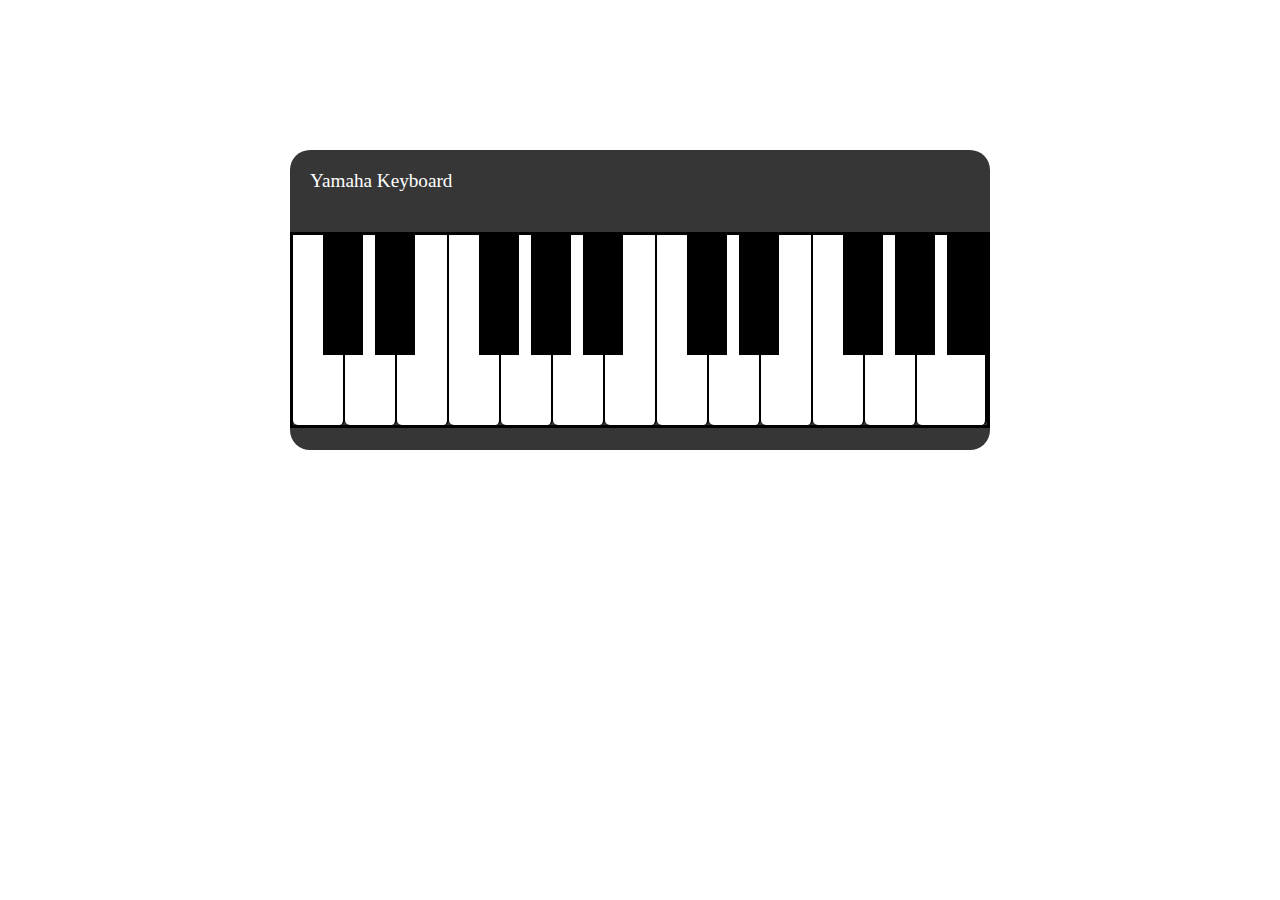
<file: piano/index.html>
<!DOCTYPE html>
<html lang="en">
<head>
    <meta charset="UTF-8">
    <meta http-equiv="X-UA-Compatible" content="IE=edge">
    <meta name="viewport" content="width=device-width, initial-scale=1.0">
    <link rel="stylesheet" href="styles.css"/>
    <title>Piano</title>
</head>
<body>
    <div class="green">
        <p>Yamaha Keyboard</p>
        <div class="teeth"> 
           
            <div class="white"><div class="black"></div></div>
            <div class="white"><div class="black"></div></div>
            <div class="white"></div>
            <div class="white"> <div class="black"></div></div>
            <div class="white"> <div class="black"></div></div>
            <div class="white"> <div class="black"></div></div>
            <div class="white"></div>
            <div class="white"> <div class="black"></div></div>
            <div class="white"> <div class="black"></div></div>
            <div class="white"></div>
            <div class="white"> <div class="black"></div></div>
            <div class="white"> <div class="black"></div></div>
            <div class="white" id="lastwhite"> <div class="black"></div></div>
        </div>
    </div>
    
</body>
</html>
</file>
<file: Bank Page/styles.css>
body{
    background-color: rgb(241, 236, 236);
    margin: 40px;
    margin-left: 45px;
}

.heading-things{
    display: flex;
    justify-content: space-between; 
    align-items: center;
}
.forms{
    display: flex;
}
.texty{
    border-radius: 20px;
    margin: 4px;
    height: 30px;
    border-style: none;
}
#texty2{
    margin-right: -14px !important;
}
.welcome{
    margin-top: -10px;
}
.sub-head{
    display: flex;
    justify-content: space-between;
    align-items: center;
    margin: 60px;
    margin-left: 110px;
    margin-right: 180px;
}
.balance{
    margin-top: -55px;
}

.balance p{
    margin-top: -15px;
}
.money h2{
    font-size: 3em;
    margin-top: -0.25px;
    padding-top: 1px;
}
.transaction-container{
    display: flex;
    width: 100%;
    gap: 20px;
}
.record-list{
    width: 50%;
    height: 460px;
    overflow-y: auto;
}
.money-line{
    display: flex;
    justify-content: space-between;
    padding-left: 20px;
    padding-right: 20px;
}

#green-tag{
    background-color: rgb(5, 95, 5);
    color: white;
    font-size: 14px;
    font-weight: 300;
    border-radius: 10px;
    text-align: center;
    padding: 5px;
    margin-bottom: 95px;
}
#red-tag{
    background-color: rgb(179, 15, 15);
    color: white;
    font-size: 14px;
    font-weight: 300;
    border-radius: 10px;
    text-align: center;
    padding: 5px; 
    margin-bottom: 95px;
}
.options{
    width: 50%;
    display: flex;
    flex-direction: column;
    gap: 10px;
}
.transfer{
    background-color: rgb(255, 174, 0);
    padding: 10px;
    border-radius: 13px;

    text-align: start;
}
.tm{
    margin-left: 46px;
    margin-bottom: -13px;
}
.pale-buttons{
    display: flex;
    flex-direction: row;
    align-items: center;
}
.forward-button{
    margin-bottom: 20px;
}
#loan{
    background: linear-gradient(to bottom right, rgb(180, 224, 20), rgb(2, 73, 2));
}
#close{
    background-color: red;
}
.ins-outs{
    margin-top: 10px;
    display: flex;
    flex-direction: row;
    justify-content: space-between;
    align-items: center;
}
.small-in{
    display: flex;
    gap: 8px;
}

@media (max-width: 600px) {
    .sub-head {
      flex-direction: column;
      align-items: flex-start;
      margin: 40px;
      margin-bottom: 20px;
    }
    
    .balance {
      margin-top: -20px;
    }
    
    .money h2 {
      font-size: 2.5em;
    }
    
    .transaction-container {
      flex-direction: column;
    }
    
    .record-list {
      width: 100%;
      height: auto;
      max-height: 300px;
    }
    
    .money-line {
      flex-direction: column;
      align-items: flex-start;
    }
    
    #green-tag,
    #red-tag {
      margin-bottom: 20px;
    }
    
    .options {
      width: 100%;
    }
    
    .tm {
      margin-left: 0;
      margin-bottom: 10px;
    }
    .heading-things {
        flex-direction: column;
        align-items: flex-start;
        margin-bottom: 20px;
      }
      
      .forms {
        flex-direction: column;
        align-items: flex-start;
      }
      
      .texty {
        width: 100%;
        margin: 4px 0;
      }
      
      #texty2 {
        margin-right: 0 !important;
      }
      
      .welcome {
        margin-top: 10px;
      }
      .ins-outs {
        flex-direction: column;
        align-items: flex-start;
      }
      
      .small-in {
        flex-direction: column;
        align-items: flex-start;
        margin-top: 10px;
      }
  }
</file>
<file: Barber Shop/styles.css>
html{
    scroll-behavior: smooth;
}

body{
    
    background-color: rgb(226, 199, 148);
}

.navbar{
   display: flex;
   justify-content: space-around;
   align-items: center;
   padding-left: 35px;
   padding-right: 55px;
   position: fixed;
   top: 0;
   left:-3%;
   width: 100%;
   background-color: azure;
}
.navbar-menu{
    display: flex;
    gap: 20px;
    list-style-type: none;
}
.text{
    font-family: 'Trebuchet MS', 'Lucida Sans Unicode', 'Lucida Grande', 'Lucida Sans', Arial, sans-serif;
    font-size: 1.3em;
}
.links{
    text-decoration: none;
    color: rgb(139, 81, 5);
}
.links:hover{
    color: brown;
    cursor: pointer;
}

.small-heading{
   display: flex;
   justify-content: center;
   margin-top: 60px;
}
.submission-container{
    display: block;
    text-align: center;
}
.btn{
    margin-top: 10px;
    color: rgb(10, 5, 5);
    background-color: rgb(221, 129, 8);
    width: 133px;
    height: 28px;
    text-decoration: none;
    margin-bottom: 14px;
}
.btn:hover{
    background-color: brown;
    cursor: pointer;
} 
.input{
    height:25px;
    width: 435px;
}
.talk{
    font-family: Cambria, Cochin, Georgia, Times, 'Times New Roman', serif;
}
.features{
    margin: 0 100px;
}
.hope{
    display: inline-flex;
    gap: 10px;
}
.cedi{
    width: fit-content;
    height: fit-content;
    margin: auto;
    margin-right: 60px;
}
.skilled{
    margin-left: -45px;
    padding-left: 20px;
}
.pray{
    margin-right: 5px;
    margin:auto;
}
.video{
    display: flex;
    justify-content: center;
    margin: 100px;
}
.bigger{
    display: flex;
    flex-wrap: wrap;
    gap: 10px;
    justify-content: center;
    width: 100%;
    margin: 0 auto;
}
.price-container{
    display: flex;
    text-align: center;
    border: 2px black solid;
    width: fit-content;
 
}
.price-container li{
    list-style-type: none;
    font-family: Arial, Helvetica, sans-serif;
    font-size: 16px;
    padding: 10px;
}
</file>
<file: Dummy Portforlio/styles.css>
html{
    scroll-behavior: smooth;
}

body{
    background-color: rgb(39, 39, 39);
    margin: 0;
    padding: 0;
}

.top-bar{
    display: flex;
    justify-content: end;
    background-color: rgb(121, 192, 15);
    width: 100%;
    position: fixed;
    z-index: 1;
}
.top-bar ul a{
    padding: 10px;
    text-decoration: none;
    color: black;
    font-family: Verdana, Geneva, Tahoma, sans-serif;
    font-size: 1.4em;
    font-weight: 500

}
.top-bar ul a:hover{
    color: white;
}

#about{
   background-color: black ;
   display: flex;
   justify-content: center;
   align-items: center;
   height: 100vh;
   width: 100%;
}
.about-container{
    text-align: center;
    margin-top: auto;
    margin-bottom: auto;
}
h1{
    color: azure;
    font-family:'Segoe UI', Tahoma, Geneva, Verdana, sans-serif;
    font-size: 3em;
}
h2{
    color: rgba(81, 192, 7, 0.884);
    font-family: 'Segoe UI', Tahoma, Geneva, Verdana, sans-serif;
    font-size: 2em;
}
#projects{
    display: flex;
    justify-content: center;
}
.projects-page{
    display: flex;
    padding-top: 10px;
    padding-bottom: 10px;
    flex-direction: column;
    align-items: center;
    background-color: rgb(83, 1, 1);
    height: 100%;
    width: 100%;
}
.pictures-container{
    display: flex;
    justify-content: space-between;
    gap: 5px;
    flex-wrap: wrap;
    margin: 20px;
    
}
#socials{
    margin: 0;
}
.picture{
    background-image: url(pexels-branimir-balogović-3959485.jpg);
    background-size: cover;
    background-position: center;
    height: 50vh;
    width: 25vw;
    overflow: hidden;
    margin-bottom: 10px;
}
#ngo{
    position: relative;
}

#ecommerce{
    background-image: url(pexels-karolina-grabowska-5632379.jpg);
    position: relative;
}
#blog{
    background-image: url(pexels-ovan-57690.jpg);
    position: relative;
}
#tribute{
    background-image: url(pexels-vitali-adutskevich-14634883.jpg);
    position: relative;
}
#business{
    background-image: url(pexels-lisa-fotios-1024359.jpg);
    position: relative;
}
#school{
    background-image: url(pexels-dids-2675061.jpg);
    position: relative;
}

@media (max-width: 767px) {
    .pictures-container {
      flex-direction: column;
      justify-content: center;
    }
    .picture{
        width: 85vw;
        margin-bottom: 10px;
    }
    .social-icons{
        margin-bottom: 40px;
    }

  }

  .caption{
    position: absolute;
    bottom: 0;
    left: 0;
    right: 0;
    background-color: aliceblue;
    text-align: center;
    font-family: sans-serif;
    
  }
  .socials-container{
    display: flex;
    justify-content: center;
    align-items: center;
    background-color: rgb(170, 111, 0);
    width: 100%;
    height: 100vh;
    margin-top: -20px;
    position: relative;
  }
  .findme{
    display: flex;
    justify-content: center;
    flex-direction: column;
  }
  .social-distancing{
    display: flex;
    flex-wrap: wrap;
    justify-content: space-between;
    gap: 3px;
    margin-right: 10px;
    margin-left: -5px;
    margin-bottom: 10px;
  }
  .disclaimer{
    margin-top: 10px;
    position: absolute;
    bottom: 0;
    text-align: center;
  }
</file>
<file: Evaluation Welcome/styles.css>
body{
    margin: 0;
    padding: 0;
}
.head{
    background-color: rgb(240, 138, 138); 
    padding: 30px 20px;
    padding-left: 50px;
    padding-bottom: 10px;
}

.head-konko{
  
    display: flex;
    flex-direction: row;
    justify-content: space-between;
    gap:10px;
    flex-wrap: wrap;
    
}

.nav-konko{
    display: flex;
    flex-direction: row;
    list-style-type: none;
    margin: 0;
}
.menu{
    margin: 10px;
    font-size: 1.5rem;
    font-family: Arial, Helvetica, sans-serif;
    color: white;
}
.menu:hover{
    color:rgb(109, 11, 11);
}
.enhance{
    font-family: Arial, Helvetica, sans-serif;
    color: white;
    font-size: 13px;
    margin-top: 80px;
    width: 50%;
}
.bigger-picture{
    display: flex;
    align-items: center;
    gap: 30px;
}
.image{
    margin-top: 30px;
    margin-left: 90px;
    width: 415px;
    height: 360px;
}
.image img{
    width: 100%;
    height: 100%;
    object-fit:contain;
    transform: scale(1.2); /* Adjust the scale value as needed */
    transform-origin: left center;
    overflow: hidden;
}
.click {
    padding: 10px 20px;
    border-radius: 10px;
    background-color: pink;
    color: rgb(126, 35, 35);
    font-size: 22px;
    font-weight: 900;
    border: none;
    cursor: pointer;
    margin: 18px;
    margin-left: -5px;
    transition: transform 0.3s ease-out;
  }
  .click:hover{
    color: rgb(228, 98, 98);
    transform: scale(1.1);
  }
  .bars{
    display: flex;
    flex-direction: row;
    justify-content: space-between;
    gap: 41px;
    align-items: center;
    padding: 30px;
  }
  .solid{
    font: 30px;
    font-weight: 700;
    letter-spacing: 2px;
    font-family: Arial, Helvetica, sans-serif;
    border-radius: 10px;
    color: rgb(255, 255, 255);
    text-align: left;
    padding: 10px;    
    box-shadow: 0 8px 15px rgba(0, 0, 0, 0.6);    
    transition: transform 0.3s ease-out;
  }
  .solid:hover{
    transform: scale(1.1);
  }

  #red{
    background-color: rgb(124, 4, 4);
  }
  #orange{
    background-color: rgb(223, 149, 13);
  }
  #yellow{
    background-color: rgb(177, 166, 14);
  }
  #green{
    background-color: rgb(14, 92, 3);
  }
  #blue{
    background-color: rgb(10, 74, 110);
  }
  .bar-title{
    color: rgb(207, 93, 207);
    font-family: Arial, Helvetica, sans-serif;
    font-size: 2em;
    font-weight: 700;
  }
  #low-head{
    padding: 30px;
    background-color: rgb(233, 133, 200);
  }
  .teacher{
    max-width: 50%;
  }
  
  .imager{
    margin-top: 30px;
    width: 415px;
    height: 260px;
  }
  .imager img{
    width: 100%;
    height: 100%;
    object-fit:contain;
    transform: scale(1.2); /* Adjust the scale value as needed */
    transform-origin: left center;
    overflow: hidden;
  }
  .big-picture{
    display: flex;
    align-items: center;
    justify-content: space-between;
    gap: 40px;
  }
  .click2{
    padding: 10px 20px;
    border-radius: 10px;
    background-color: rgb(126, 7, 100);
    color: rgb(224, 118, 192);
    font-size: 22px;
    font-weight: 900;
    border: none;
    cursor: pointer;
    margin: 10px;
    margin-left: -5px;
    transition: transform 0.3s ease-out;
  }
  .click2:hover{
    color: rgb(235, 166, 223);
    transform: scale(1.1);
  }
  .feet{
    background-color: rgb(255, 36, 72);
    padding: 40px;
    padding-left: 300px;
    padding-right: 300px;
    display: flex;
    flex-direction: column;
    justify-content: center;
    align-items: center;
  }

  @media screen and (max-width: 600px) {
    .head {
        padding: 20px; /* Adjusted padding values for small screens */
        flex-direction: column; /* Stack items vertically */
        align-items: center; /* Center align items */
      }
    
      #low-head {
        margin-top: 20px; /* Add margin to separate from the image */
      }
  
    .head-konko {
      flex-direction: column; /* Stack items vertically */
      align-items: center; /* Center align items */
    }
  
    .nav-konko {
      margin-top: 10px; /* Add spacing between menu and logo */
    }
  
    .menu {
      margin: 5px; /* Reduce margin between menu items */
    }
    .big-picture {
        flex-direction: column; /* Stack items vertically */
        gap: 20px; /* Add spacing between the items */
      }
      
      .imager {
        width: 70%; /* Adjust the width to fill the container */
        height: auto; /* Maintain the aspect ratio */
      }
      
      .teacher {
        max-width: 100%; /* Adjust the width to fill the container */
      }
    
  
    .enhance {
      margin-top: 20px; /* Adjusted margin-top value for small screens */
      text-align: center; /* Center align the text */
      width: 100%; /* Take up the full width of the container */
      margin-left: 0; /* Remove left margin */
    }
  
    .bigger-picture {
      flex-direction: column; /* Stack the image below the text */
      align-items: center; /* Center align the items */
      gap: 20px; /* Adjust the spacing between the text and image */
    }
  
    .image {
      margin-left: 0; /* Remove left margin */
      width: 30%; /* Take up the full width of the container */
      margin-top: -30px;
      height: auto; /* Adjust the height based on the image aspect ratio */
    }
  
    .click {
      margin: 10px 2px; /* Adjust the margin for the buttons */
    }
  
    .bars {
      flex-direction: column; /* Stack the solid bars vertically */
      gap: 20px; /* Adjust the spacing between the bars */
      padding: 20px; /* Adjusted padding values for small screens */
    }
  
    .bar-title {
      font-size: 1.5em; /* Adjust the font size for small screens */
    }
    .feet {
        padding: 20px; /* Adjusted padding values for small screens */
        padding-left: 20px; /* Adjusted left padding for small screens */
        padding-right: 20px; /* Adjusted right padding for small screens */
        text-align: center; /* Center align the content */
      }
  }
</file>
<file: Ghana baskets/style.css>
body {
    background-color: white;
}

.board {
    background-color: rgb(221, 221, 221);
    text-align: center;
    color: rgb(58, 57, 57);
    border-radius: 20px;
    width: 95vw;
    font-family: 'Lucida Sans', 'Lucida Sans Regular', 'Lucida Grande', 'Lucida Sans Unicode', Geneva, Verdana, sans-serif;
    margin: 0 auto;
    padding-top: 20px;
}

h1
{
    margin-top: 20px;
}

.image-container {
    width: 90%;
    height: 90vh;
    margin: 0 auto;
    background-color: rgb(255, 255, 255);
}

img {
    object-fit: cover;
    height: 90%;
    width: 90%;
    margin-top: 10px;
}

figcaption {
    text-align: center;
    font-size: 1rem;
    font-weight: 500;
    margin-bottom: 10px;
}
.text-container
{
    width: fit-content;
    margin: 0 auto;
}
.myname
{
    margin-left: -10px;
}
</file>
<file: nutrition pack/styles.css>
.konko
{
    border: 4px solid black;
    width: fit-content;
    margin: auto;
}
.heading
{
    font-weight: 800;
    text-align: center;

    
}
body{
    align-items: center;
}
.divide
{
    margin-top: -20px;
    padding-left: 22px;
    background-color: rgb(138, 134, 134);
    height: 1px;
    width: 224px;
}
.span
{
    font-weight: 1000;
    margin-right: 45px;
}
.firstset{
    padding-left: 10px;
}
.letter{
    font-weight: 400;
    margin-bottom: -12px;
}
.span1{
    font-weight: 1000;
}
.thickness
{
   
    background-color: rgb(8, 8, 8);
    height: 9px;
    width: 254px;
}
.anotherone
{
    font-weight: bolder;
}
.calo{
   margin-right: 90px;
   font-size: 30px;
   font-weight: 900;
}
.span2{
    font-weight: bolder;
    margin-right: 10px;
    font-size: 40px;
}
.semithick
{
    width: 254px;
    height: 4px;
    background-color: black;
    margin-top: -18px;

}
.daily{
    font-weight: 1000;
    text-align: right;
    margin-right: 12px;
    margin-bottom: 0px;
}
.thinlines
{
    width: 254px;
    margin: auto;
}
.downkon
{
    margin-left: 120px;
    margin: -10px;
    padding-left: 30px;
}
.spanner{
    font-weight: 1000;
    margin-left: 84px;
}
.spite
{
    margin-left: 24px;
    margin-right: 105px;
}
.steady{
    padding-top: 6px;
    margin-bottom: -9px;
}
.choly{
    margin-left: 110px;
}
.thirteen
{
    margin-left: 45px;
}
.totheleft
{
    margin-left: 35px;
    margin-top: 10px;
    margin-bottom: 6px;
}
.tothefarleft
{
    margin-left: 50px;
    font-size: 15px;
}
.twenties
{
    margin-left: 18px;
}
.threegrams{
    margin-left: 165px;
}
.iron{
    margin-left: 155px;
}
.textmessage
{
    font-size: 12px;
    margin-left: 6px;
}
</file>
<file: Pentatuech/styles.css>
.title{
    text-align: center;
    margin-bottom: 100px;
    margin-top: 50px;
    margin-left: 370px;
}
.heading
{
    text-align: center;
    font-family: Arial, Helvetica, sans-serif;
    color: gray;
}
p{
    padding: 25px;
    font-size: 18px;
    color: rgb(87, 83, 83);

}
.container{
    display: flex;
}
.sidebar{
    list-style-type: none;
    margin: auto;
    font-size: 44px;
    font-family: Arial, Helvetica, sans-serif;
    height:fit-content;
    border: 2px solid gray;
    position: fixed;
    top:0;
    bottom: 0;
}
.sidebar li{
  padding: 10px;
  border-bottom: 2px solid grey;
}

.sidebar li a{
    text-decoration: none;
    color: grey;
}
.con-two{
    margin-left: 350px;
}
</file>
<file: piano/styles.css>
.green
{
    width: 700px;
    height: 300px;
    background-color: rgb(54, 54, 54);
    margin: auto;
    margin-top: 150px;
    border-radius: 20px;
}
p
{
    margin-left: 20px;
    font-weight: 500;
    color: white;
    font-size: larger;
    margin-top: 60px;
    padding-top: 20px;
}
.teeth{
    margin-top: 40px;
    font-size: 0;
    border: 3px solid black;
}
.white{
    width: 50px;
    height: 190px;
    background-color: white; 
    display: inline-block;
    border-right: 2px solid black;
    border-bottom-left-radius: 5px;
    border-bottom-right-radius: 5px;
}
.black
{
    width: 40px;
    height: 120px;
    background-color: black;
    margin-left: 30px;
    z-index: 1;
    position: absolute;
}
#lastwhite
{
    width: 68px;
}
</file>
